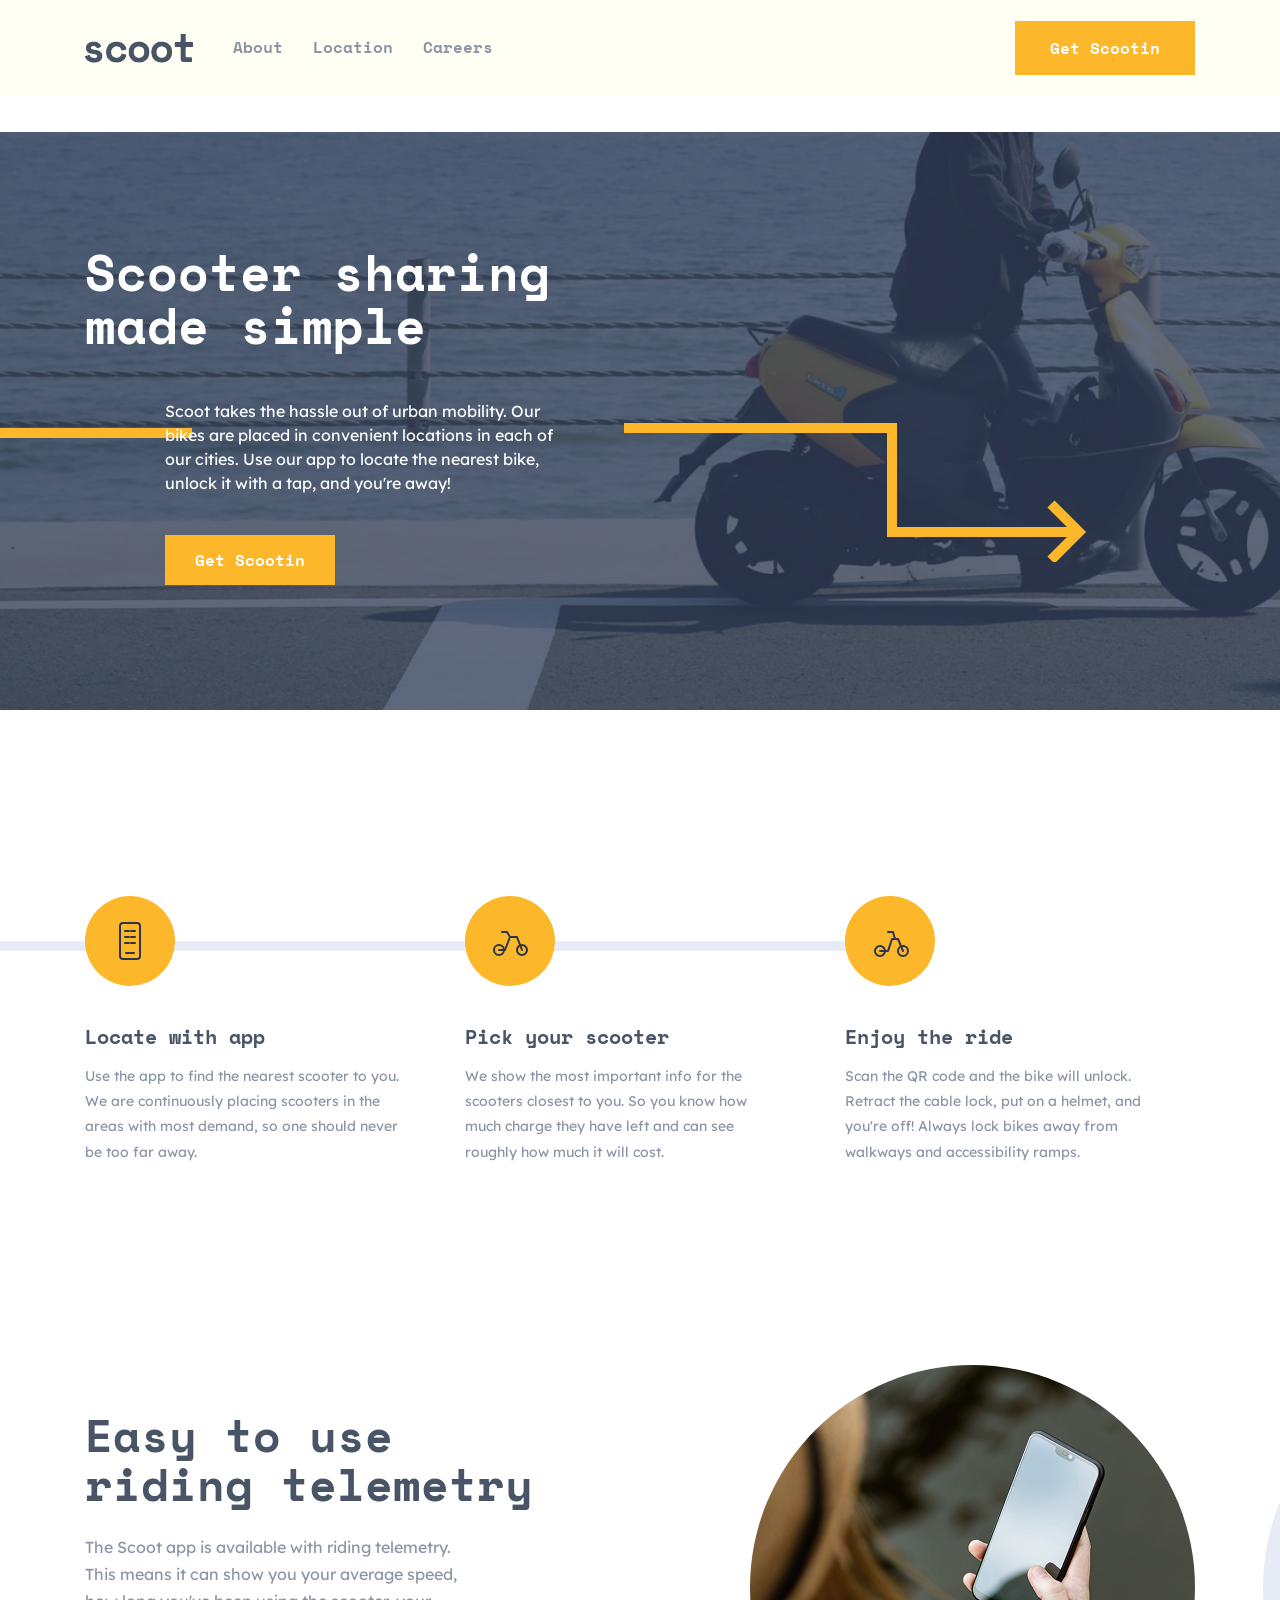
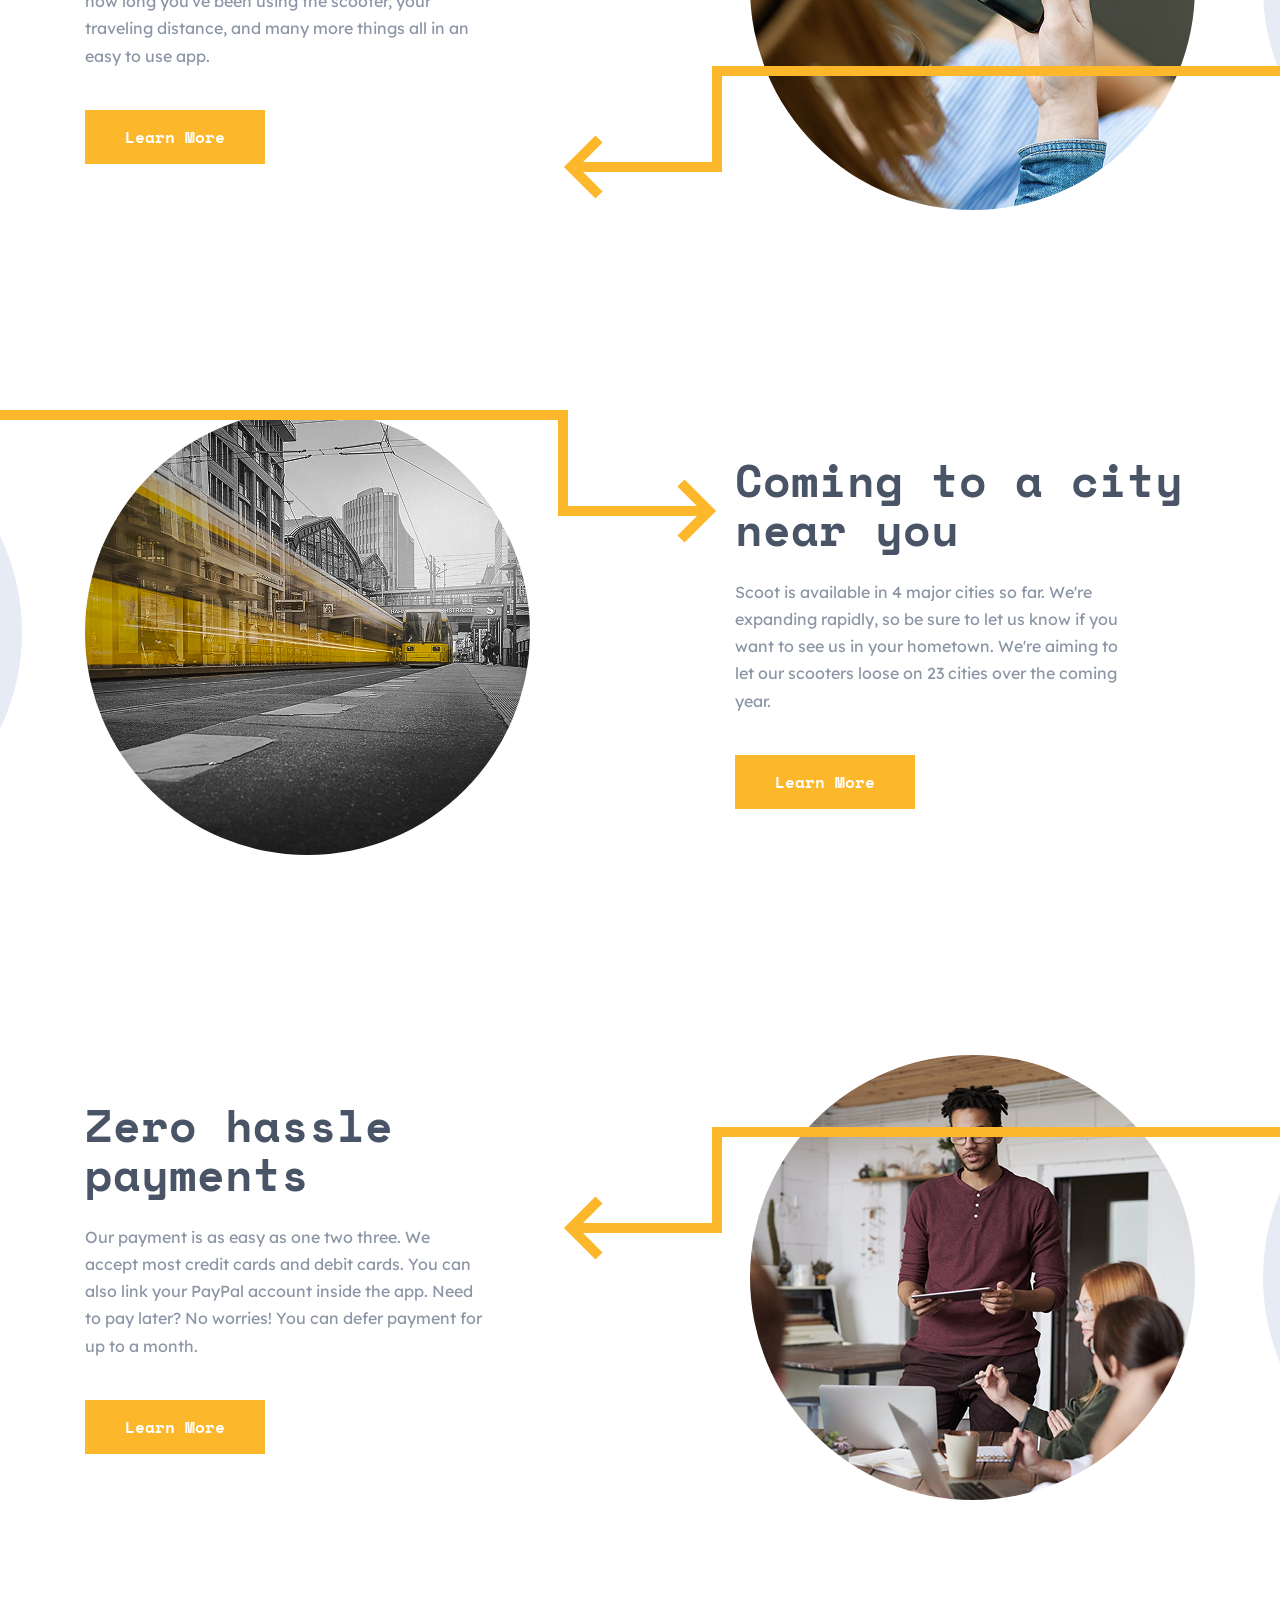
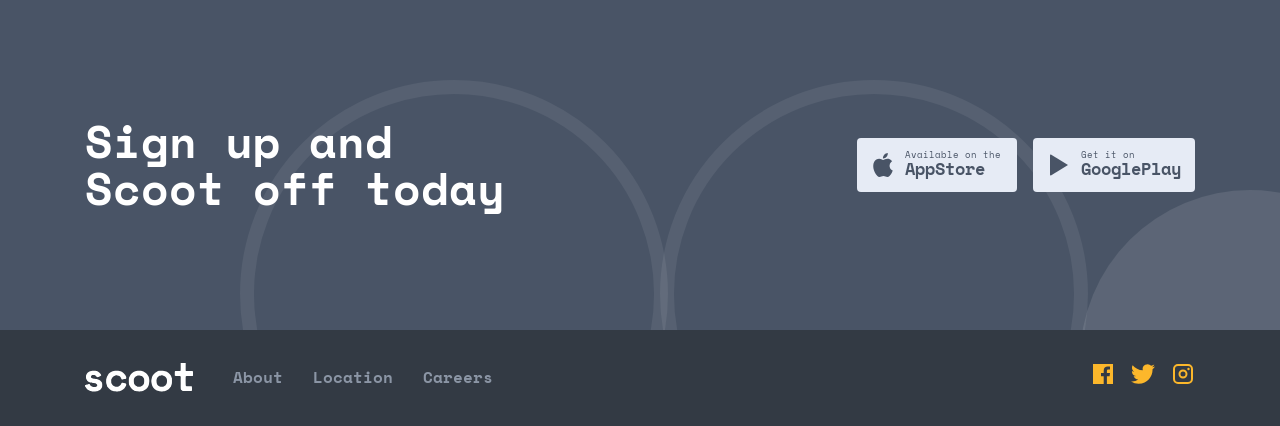
<file: index.html>
<!DOCTYPE html>
<html lang="en">

<head>
  <meta charset="UTF-8">
  <meta name="viewport" content="width=device-width, initial-scale=1">
  <title>Scoot – Scooter sharing made simple</title>
  <link rel="stylesheet" href="css/main.css">
</head>

<body>
  <header class="header">
    <div class="container header__inner"><input class="header__check" type="checkbox" id="nav-toggle"
        aria-label="Menu"><label class="header__toggle" for="nav-toggle"><span></span></label><a class="header__logo"
        href="index.html"><img src="img/logo.svg" alt="scoot" width="108" height="29"></a><label class="header__overlay"
        for="nav-toggle"></label>
      <div class="header__panel">
        <nav class="header__nav"><a href="about.html">About</a><a href="locations.html">Location</a><a
            href="careers.html">Careers</a></nav><a class="btn header__btn" href="#signup">Get Scootin</a>
      </div>
    </div>
  </header>
  <section class="hero">
    <div class="container hero__inner">
      <h1 class="hero__title">Scooter sharing made simple</h1>
      <p class="hero__text">Scoot takes the hassle out of urban mobility. Our bikes are placed in convenient locations
        in each of our cities. Use our app to locate the nearest bike, unlock it with a tap, and you're away!</p><a
        class="btn hero__btn" href="#signup">Get Scootin</a>
    </div>
  </section>
  <section class="steps">
    <div class="container steps__grid">
      <div class="steps__item">
        <div class="steps__icon"><svg viewBox="0 0 48 48">
            <rect x="14" y="6" width="20" height="36" rx="3" />
            <path d="M19 14h4M19 20h4M19 26h4M25 14h4M25 20h4M25 26h4M20 36h8" /></svg></div>
        <h3>Locate with app</h3>
        <p>Use the app to find the nearest scooter to you. We are continuously placing scooters in the areas with most
          demand, so one should never be too far away.</p>
      </div>
      <div class="steps__item">
        <div class="steps__icon"><svg viewBox="0 0 48 48">
            <path d="M8 33a5 5 0 1 0 10 0a5 5 0 1 0 -10 0" />
            <path d="M31 33a5 5 0 1 0 10 0a5 5 0 1 0 -10 0" />
            <path d="M13 33h6l5-13h7M31 20l5 13M24 20l-3-5h-5" /></svg></div>
        <h3>Pick your scooter</h3>
        <p>We show the most important info for the scooters closest to you. So you know how much charge they have left
          and can see roughly how much it will cost.</p>
      </div>
      <div class="steps__item">
        <div class="steps__icon"><svg viewBox="0 0 48 48">
            <path d="M9 34a5 5 0 1 0 10 0a5 5 0 1 0 -10 0" />
            <path d="M32 34a5 5 0 1 0 10 0a5 5 0 1 0 -10 0" />
            <path d="M14 34h8l4-12h6l5 12M29 22l-2-7h-5" /></svg></div>
        <h3>Enjoy the ride</h3>
        <p>Scan the QR code and the bike will unlock. Retract the cable lock, put on a helmet, and you're off! Always
          lock bikes away from walkways and accessibility ramps.</p>
      </div>
    </div>
  </section>
  <section class="feature feature--low">
    <div class="container feature__inner">
      <div class="feature__text">
        <h2>Easy to use riding telemetry</h2>
        <p>The Scoot app is available with riding telemetry. This means it can show you your average speed, how long
          you've been using the scooter, your traveling distance, and many more things all in an easy to use app.</p><a
          class="btn" href="#">Learn More</a>
      </div>
      <div class="feature__media"><img src="img/about-intro-girl.png" alt="Person using the Scoot app"></div>
    </div>
  </section>
  <section class="feature feature--reverse feature--high">
    <div class="container feature__inner">
      <div class="feature__text">
        <h2>Coming to a city near you</h2>
        <p>Scoot is available in 4 major cities so far. We're expanding rapidly, so be sure to let us know if you want
          to see us in your hometown. We're aiming to let our scooters loose on 23 cities over the coming year.</p><a
          class="btn" href="#">Learn More</a>
      </div>
      <div class="feature__media"><img src="img/about-intro-road.png" alt="City street"></div>
    </div>
  </section>
  <section class="feature feature--mid">
    <div class="container feature__inner">
      <div class="feature__text">
        <h2>Zero hassle payments</h2>
        <p>Our payment is as easy as one two three. We accept most credit cards and debit cards. You can also link your
          PayPal account inside the app. Need to pay later? No worries! You can defer payment for up to a month.</p><a
          class="btn" href="#">Learn More</a>
      </div>
      <div class="feature__media"><img src="img/careers-intro-people.png" alt="Paying in the app"></div>
    </div>
  </section>
  <section class="cta" id="signup">
    <div class="container cta__inner">
      <h2 class="cta__title">Sign up and <br>Scoot off today</h2>
      <div class="cta__stores"><a class="store" href="#"><svg viewBox="0 0 24 24">
            <path
              d="M12.152 6.896c-.948 0-2.415-1.078-3.96-1.04-2.04.027-3.91 1.183-4.961 3.014-2.117 3.675-.546 9.103 1.519 12.09 1.013 1.454 2.208 3.09 3.792 3.039 1.52-.065 2.09-.987 3.935-.987 1.831 0 2.35.987 3.96.948 1.637-.026 2.676-1.48 3.676-2.948 1.156-1.688 1.636-3.325 1.662-3.415-.039-.013-3.182-1.221-3.22-4.857-.026-3.04 2.48-4.494 2.597-4.559-1.429-2.09-3.623-2.324-4.39-2.376-2-.156-3.675 1.09-4.61 1.09zM15.53 3.83c.843-1.012 1.4-2.427 1.245-3.83-1.207.052-2.662.805-3.532 1.818-.78.896-1.454 2.338-1.273 3.714 1.338.104 2.715-.688 3.559-1.701" />
          </svg><span><small>Available on the</small><strong>AppStore</strong></span></a><a class="store" href="#"><svg
            viewBox="0 0 24 24">
            <path d="M3 2.2v19.6c0 .5.5.8.9.6L21 12 3.9 1.6c-.4-.2-.9.1-.9.6z" /></svg><span><small>Get it
              on</small><strong>GooglePlay</strong></span></a></div>
    </div>
  </section>
  <footer class="footer">
    <div class="container footer__inner"><a class="footer__logo" href="index.html"><img src="img/logo-white.svg"
          alt="scoot" width="108" height="29"></a>
      <nav class="footer__nav"><a href="about.html">About</a><a href="locations.html">Location</a><a
          href="careers.html">Careers</a></nav>
      <div class="footer__social"><a href="#" aria-label="Facebook"><svg viewBox="0 0 24 24">
            <path
              d="M22 2H2v20h10.7v-7.8H10V11h2.7V8.7c0-2.7 1.6-4.1 4-4.1 1.1 0 2.1.1 2.3.1v2.7h-1.6c-1.3 0-1.5.6-1.5 1.5V11h3.1l-.4 3.2h-2.7V22H22z" />
          </svg></a><a href="#" aria-label="Twitter"><svg viewBox="0 0 24 24">
            <path
              d="M23.953 4.57a10 10 0 01-2.825.775 4.958 4.958 0 002.163-2.723c-.951.555-2.005.959-3.127 1.184a4.92 4.92 0 00-8.384 4.482C7.69 8.095 4.067 6.13 1.64 3.162a4.822 4.822 0 00-.666 2.475c0 1.71.87 3.213 2.188 4.096a4.904 4.904 0 01-2.228-.616v.06a4.923 4.923 0 003.946 4.827 4.996 4.996 0 01-2.212.085 4.936 4.936 0 004.604 3.417 9.867 9.867 0 01-6.102 2.105c-.39 0-.779-.023-1.17-.067a13.995 13.995 0 007.557 2.209c9.053 0 13.998-7.496 13.998-13.985 0-.21 0-.42-.015-.63A9.935 9.935 0 0024 4.59z" />
          </svg></a><a href="#" aria-label="Instagram"><svg viewBox="0 0 24 24">
            <path fill-rule="evenodd"
              d="M7 2h10a5 5 0 015 5v10a5 5 0 01-5 5H7a5 5 0 01-5-5V7a5 5 0 015-5zm0 2a3 3 0 00-3 3v10a3 3 0 003 3h10a3 3 0 003-3V7a3 3 0 00-3-3zm5 3.5a4.5 4.5 0 110 9 4.5 4.5 0 010-9zm0 2a2.5 2.5 0 100 5 2.5 2.5 0 000-5zM17.5 5.8a1.2 1.2 0 110 2.4 1.2 1.2 0 010-2.4z" />
          </svg></a></div>
    </div>
  </footer>
</body>

</html>
</file>
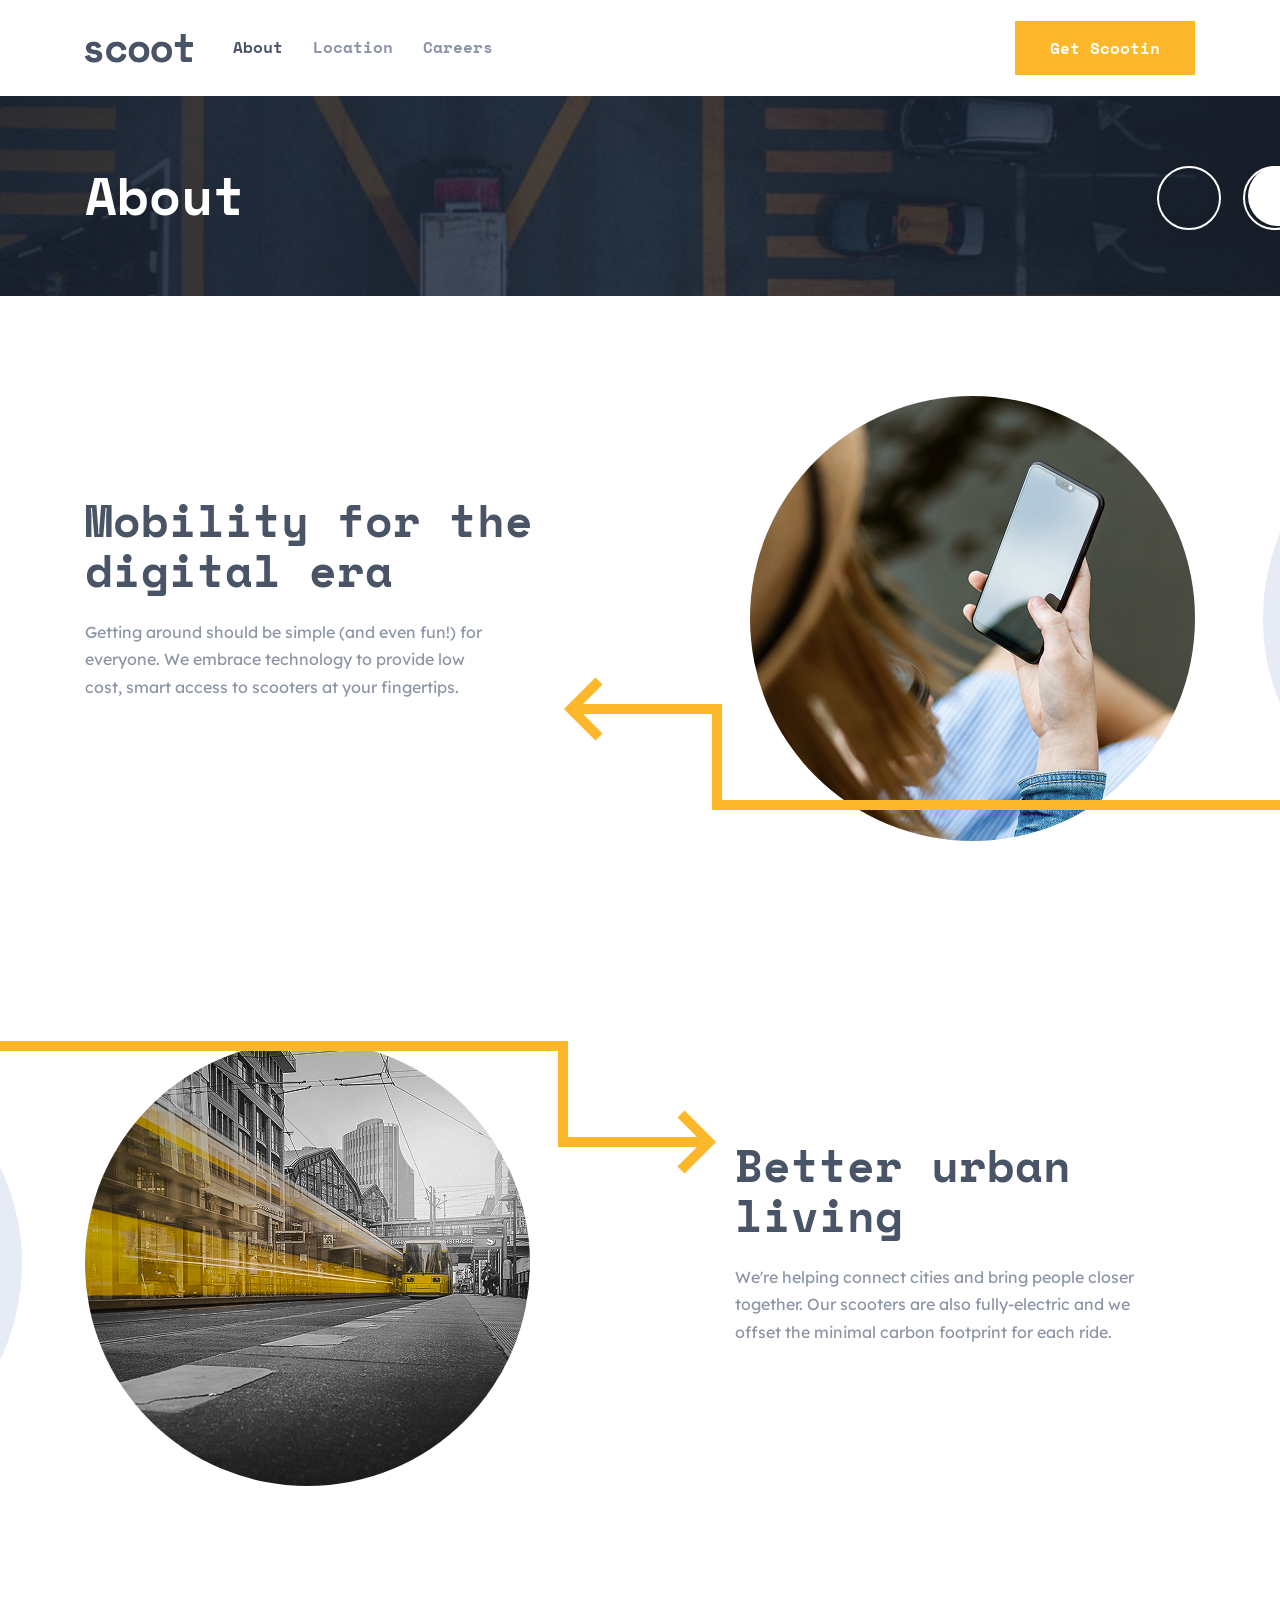
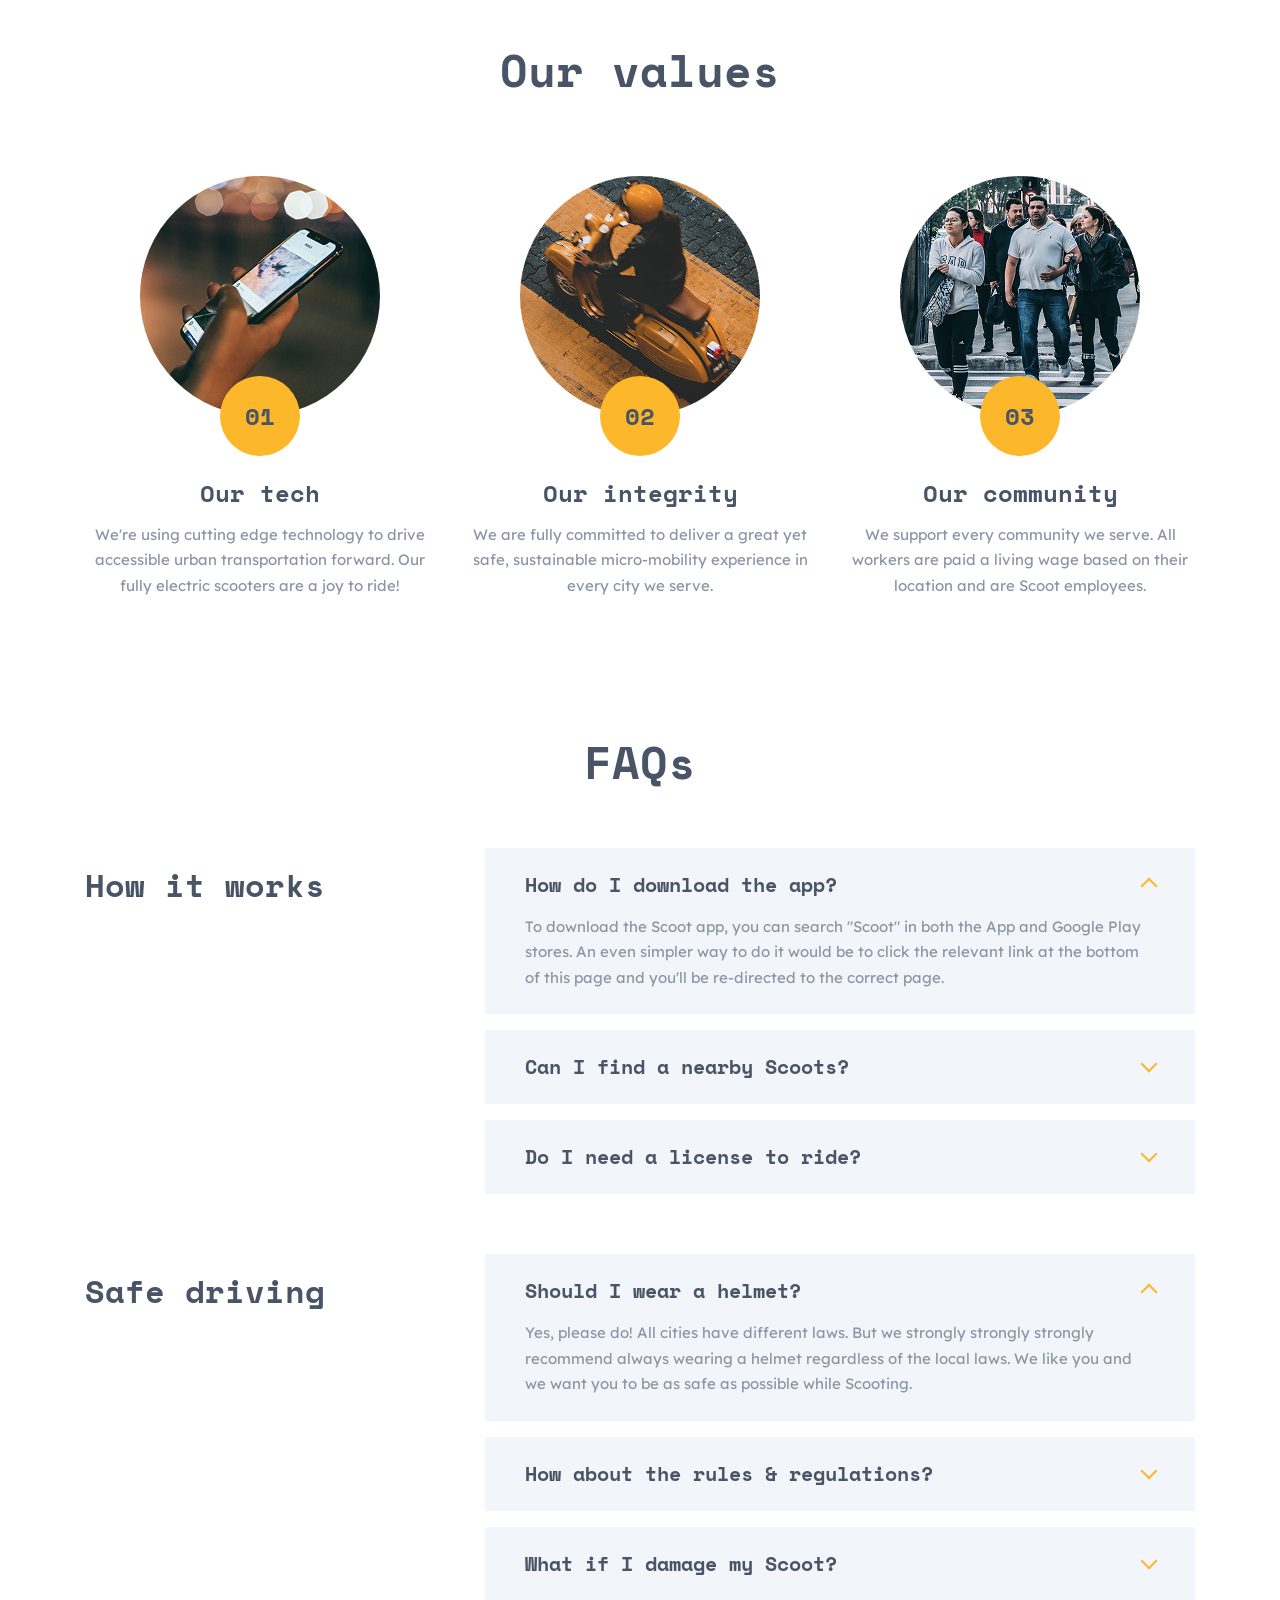
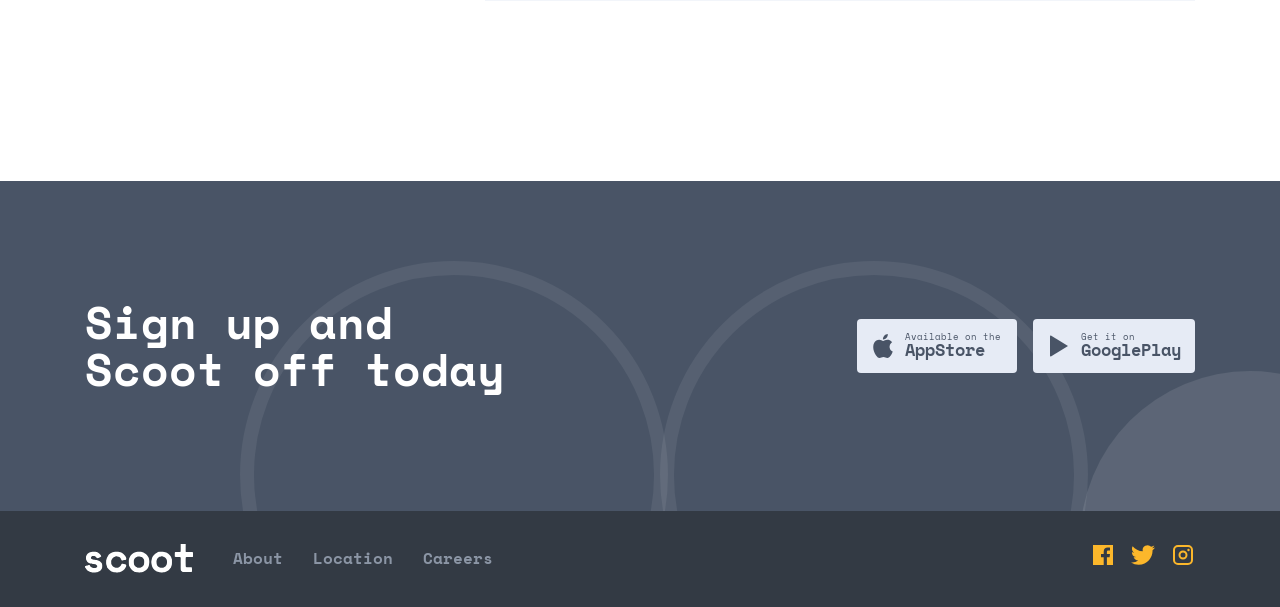
<file: about.html>
<!DOCTYPE html>
<html lang="en">

<head>
  <meta charset="UTF-8">
  <meta name="viewport" content="width=device-width, initial-scale=1">
  <title>Scoot – About</title>
  <link rel="stylesheet" href="css/about-main.css">
</head>

<body>
  <header class="header">
    <div class="container header__inner"><input class="header__check" type="checkbox" id="nav-toggle"
        aria-label="Menu"><label class="header__toggle" for="nav-toggle"><span></span></label><a class="header__logo"
        href="index.html"><img src="img/logo.svg" alt="scoot" width="108" height="29"></a><label class="header__overlay"
        for="nav-toggle"></label>
      <div class="header__panel">
        <nav class="header__nav"><a href="about.html" class="is-active">About</a><a href="locations.html">Location</a><a
            href="careers.html">Careers</a></nav><a class="btn header__btn" href="#signup">Get Scootin</a>
      </div>
    </div>
  </header>
  <section class="banner">
    <div class="container banner__inner">
      <h1 class="banner__title">About</h1>
    </div>
  </section>
  <section class="feature feature--low-up">
    <div class="container feature__inner">
      <div class="feature__text">
        <h2>Mobility for the digital era</h2>
        <p>Getting around should be simple (and even fun!) for everyone. We embrace technology to provide low cost,
          smart access to scooters at your fingertips.</p>
      </div>
      <div class="feature__media"><img src="img/about-intro-girl.png" alt="Person holding a phone"></div>
    </div>
  </section>
  <section class="feature feature--reverse feature--high">
    <div class="container feature__inner">
      <div class="feature__text">
        <h2>Better urban living</h2>
        <p>We're helping connect cities and bring people closer together. Our scooters are also fully-electric and we
          offset the minimal carbon footprint for each ride.</p>
      </div>
      <div class="feature__media"><img src="img/about-intro-road.png" alt="Yellow tram on a city street"></div>
    </div>
  </section>
  <section class="values">
    <div class="container">
      <h2 class="values__title">Our values</h2>
      <div class="values__grid">
        <div class="values__item">
          <div class="values__img"><img src="img/careers-works-phone.png" alt=""><span class="values__num">01</span>
          </div>
          <h3 class="values__name">Our tech</h3>
          <p class="values__text">We're using cutting edge technology to drive accessible urban transportation forward.
            Our fully electric scooters are a joy to ride!</p>
        </div>
        <div class="values__item">
          <div class="values__img"><img src="img/careers-works-scooter.png" alt=""><span class="values__num">02</span>
          </div>
          <h3 class="values__name">Our integrity</h3>
          <p class="values__text">We are fully committed to deliver a great yet safe, sustainable micro-mobility
            experience in every city we serve.</p>
        </div>
        <div class="values__item">
          <div class="values__img"><img src="img/careers-works-people.png" alt=""><span class="values__num">03</span>
          </div>
          <h3 class="values__name">Our community</h3>
          <p class="values__text">We support every community we serve. All workers are paid a living wage based on their
            location and are Scoot employees.</p>
        </div>
      </div>
    </div>
  </section>
  <section class="faq">
    <div class="container">
      <h2 class="faq__title">FAQs</h2>
      <div class="faq__group">
        <h3 class="faq__group-title">How it works</h3>
        <div class="faq__list">
          <div class="faq-item is-open">
            <h4 class="faq-item__q">How do I download the app?</h4>
            <p>To download the Scoot app, you can search "Scoot" in both the App and Google Play stores. An even simpler
              way to do it would be to click the relevant link at the bottom of this page and you'll be re-directed to
              the correct page.</p>
          </div>
          <div class="faq-item">
            <h4 class="faq-item__q">Can I find a nearby Scoots?</h4>
          </div>
          <div class="faq-item">
            <h4 class="faq-item__q">Do I need a license to ride?</h4>
          </div>
        </div>
      </div>
      <div class="faq__group">
        <h3 class="faq__group-title">Safe driving</h3>
        <div class="faq__list">
          <div class="faq-item is-open">
            <h4 class="faq-item__q">Should I wear a helmet?</h4>
            <p>Yes, please do! All cities have different laws. But we strongly strongly strongly recommend always
              wearing a helmet regardless of the local laws. We like you and we want you to be as safe as possible while
              Scooting.</p>
          </div>
          <div class="faq-item">
            <h4 class="faq-item__q">How about the rules &amp; regulations?</h4>
          </div>
          <div class="faq-item">
            <h4 class="faq-item__q">What if I damage my Scoot?</h4>
          </div>
        </div>
      </div>
    </div>
  </section>
  <section class="cta" id="signup">
    <div class="container cta__inner">
      <h2 class="cta__title">Sign up and <br>Scoot off today</h2>
      <div class="cta__stores"><a class="store" href="#"><svg viewBox="0 0 24 24">
            <path
              d="M12.152 6.896c-.948 0-2.415-1.078-3.96-1.04-2.04.027-3.91 1.183-4.961 3.014-2.117 3.675-.546 9.103 1.519 12.09 1.013 1.454 2.208 3.09 3.792 3.039 1.52-.065 2.09-.987 3.935-.987 1.831 0 2.35.987 3.96.948 1.637-.026 2.676-1.48 3.676-2.948 1.156-1.688 1.636-3.325 1.662-3.415-.039-.013-3.182-1.221-3.22-4.857-.026-3.04 2.48-4.494 2.597-4.559-1.429-2.09-3.623-2.324-4.39-2.376-2-.156-3.675 1.09-4.61 1.09zM15.53 3.83c.843-1.012 1.4-2.427 1.245-3.83-1.207.052-2.662.805-3.532 1.818-.78.896-1.454 2.338-1.273 3.714 1.338.104 2.715-.688 3.559-1.701" />
          </svg><span><small>Available on the</small><strong>AppStore</strong></span></a><a class="store" href="#"><svg
            viewBox="0 0 24 24">
            <path d="M3 2.2v19.6c0 .5.5.8.9.6L21 12 3.9 1.6c-.4-.2-.9.1-.9.6z" /></svg><span><small>Get it
              on</small><strong>GooglePlay</strong></span></a></div>
    </div>
  </section>
  <footer class="footer">
    <div class="container footer__inner"><a class="footer__logo" href="index.html"><img src="img/logo-white.svg"
          alt="scoot" width="108" height="29"></a>
      <nav class="footer__nav"><a href="about.html">About</a><a href="locations.html">Location</a><a
          href="careers.html">Careers</a></nav>
      <div class="footer__social"><a href="#" aria-label="Facebook"><svg viewBox="0 0 24 24">
            <path
              d="M22 2H2v20h10.7v-7.8H10V11h2.7V8.7c0-2.7 1.6-4.1 4-4.1 1.1 0 2.1.1 2.3.1v2.7h-1.6c-1.3 0-1.5.6-1.5 1.5V11h3.1l-.4 3.2h-2.7V22H22z" />
          </svg></a><a href="#" aria-label="Twitter"><svg viewBox="0 0 24 24">
            <path
              d="M23.953 4.57a10 10 0 01-2.825.775 4.958 4.958 0 002.163-2.723c-.951.555-2.005.959-3.127 1.184a4.92 4.92 0 00-8.384 4.482C7.69 8.095 4.067 6.13 1.64 3.162a4.822 4.822 0 00-.666 2.475c0 1.71.87 3.213 2.188 4.096a4.904 4.904 0 01-2.228-.616v.06a4.923 4.923 0 003.946 4.827 4.996 4.996 0 01-2.212.085 4.936 4.936 0 004.604 3.417 9.867 9.867 0 01-6.102 2.105c-.39 0-.779-.023-1.17-.067a13.995 13.995 0 007.557 2.209c9.053 0 13.998-7.496 13.998-13.985 0-.21 0-.42-.015-.63A9.935 9.935 0 0024 4.59z" />
          </svg></a><a href="#" aria-label="Instagram"><svg viewBox="0 0 24 24">
            <path fill-rule="evenodd"
              d="M7 2h10a5 5 0 015 5v10a5 5 0 01-5 5H7a5 5 0 01-5-5V7a5 5 0 015-5zm0 2a3 3 0 00-3 3v10a3 3 0 003 3h10a3 3 0 003-3V7a3 3 0 00-3-3zm5 3.5a4.5 4.5 0 110 9 4.5 4.5 0 010-9zm0 2a2.5 2.5 0 100 5 2.5 2.5 0 000-5zM17.5 5.8a1.2 1.2 0 110 2.4 1.2 1.2 0 010-2.4z" />
          </svg></a></div>
    </div>
  </footer>
</body>

</html>
</file>
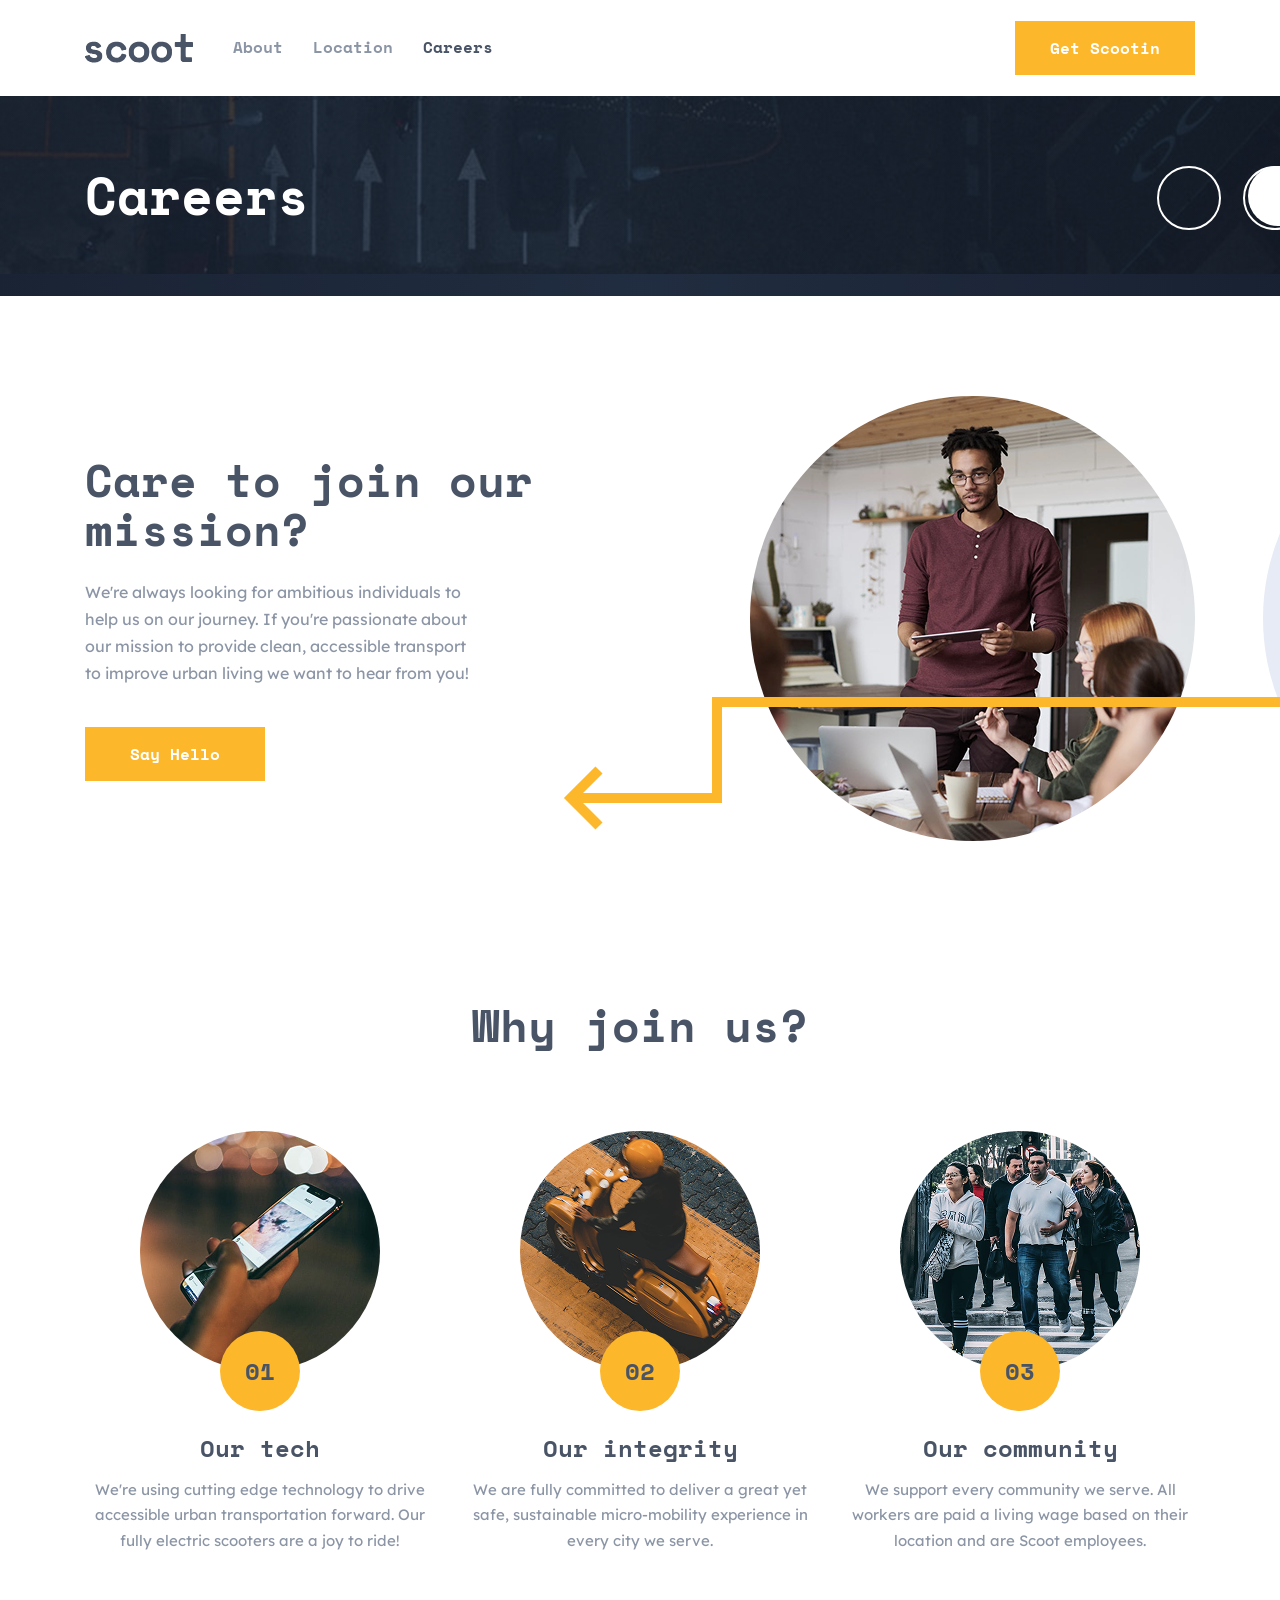
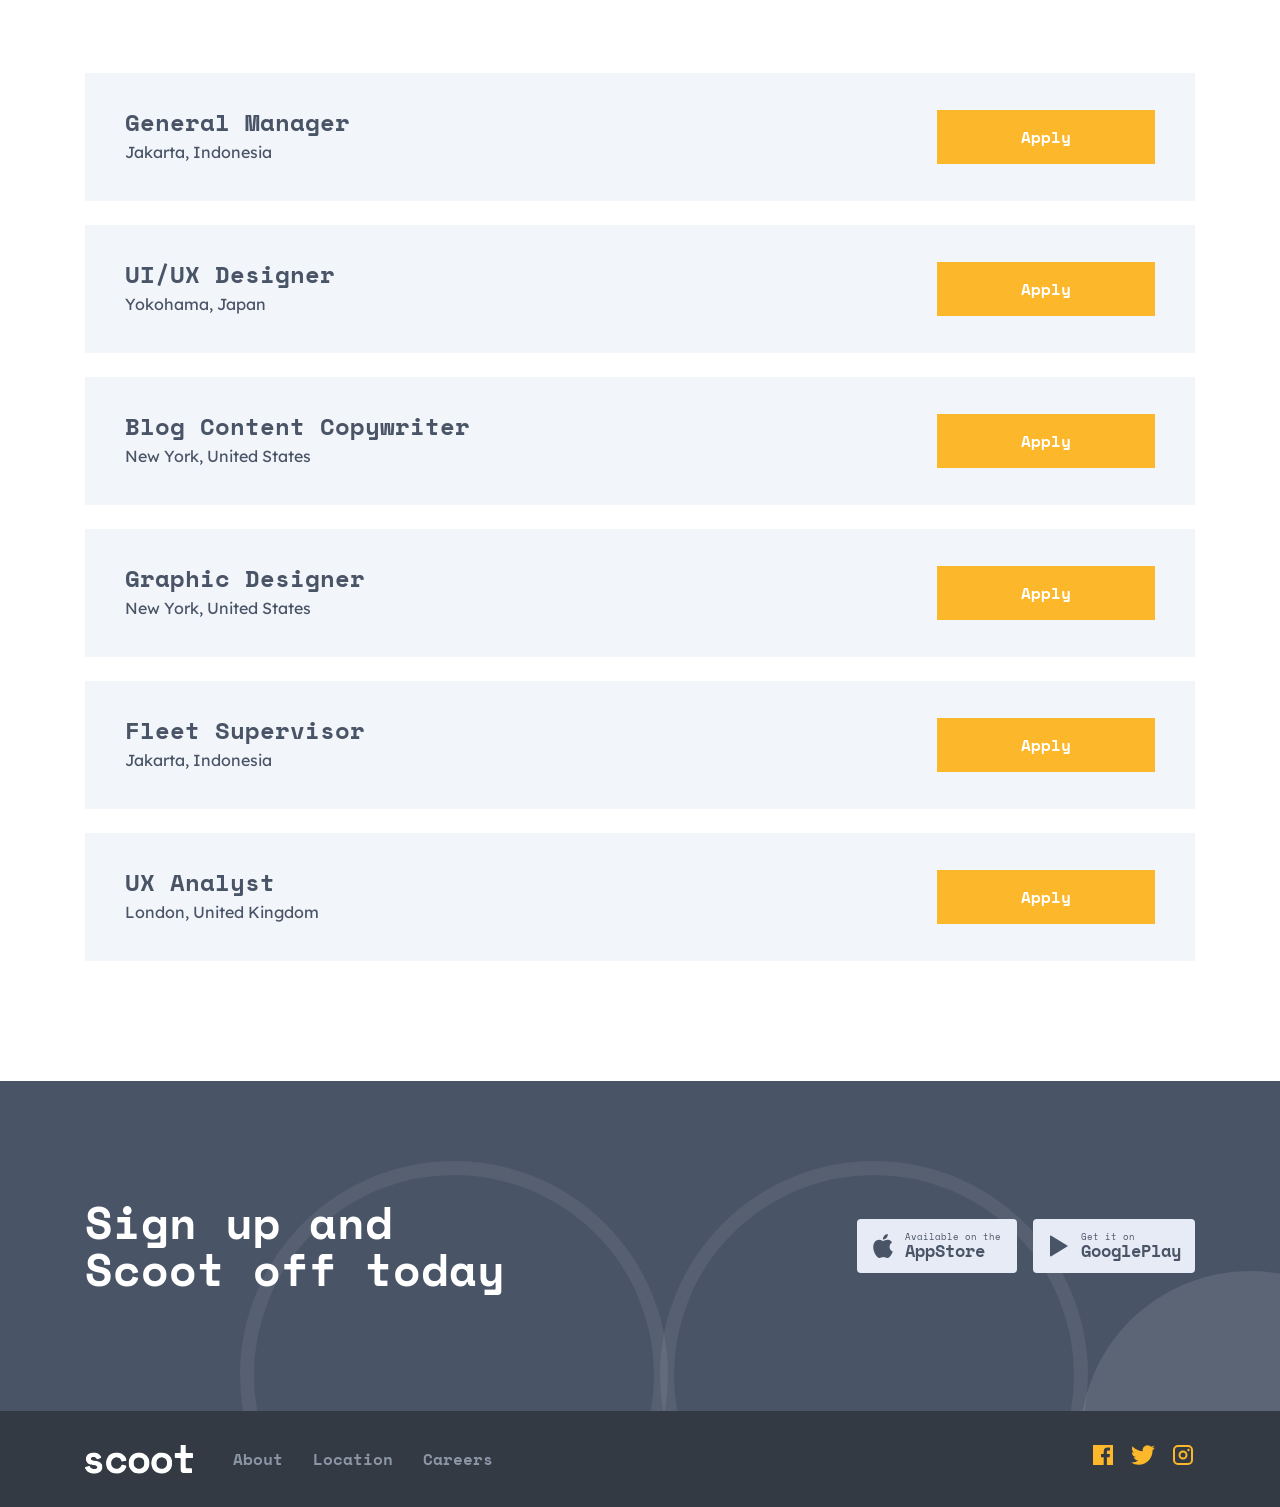
<file: careers.html>
<!DOCTYPE html>
<html lang="en">

<head>
  <meta charset="UTF-8">
  <meta name="viewport" content="width=device-width, initial-scale=1">
  <title>Scoot – Careers</title>
  <link rel="stylesheet" href="css/careers-main.css">
</head>

<body>
  <header class="header">
    <div class="container header__inner"><input class="header__check" type="checkbox" id="nav-toggle"
        aria-label="Menu"><label class="header__toggle" for="nav-toggle"><span></span></label><a class="header__logo"
        href="index.html"><img src="img/logo.svg" alt="scoot" width="108" height="29"></a><label class="header__overlay"
        for="nav-toggle"></label>
      <div class="header__panel">
        <nav class="header__nav"><a href="about.html">About</a><a href="locations.html">Location</a><a
            href="careers.html" class="is-active">Careers</a></nav><a class="btn header__btn" href="#signup">Get
          Scootin</a>
      </div>
    </div>
  </header>
  <section class="banner">
    <div class="container banner__inner">
      <h1 class="banner__title">Careers</h1>
    </div>
  </section>
  <section class="feature feature--low">
    <div class="container feature__inner">
      <div class="feature__text">
        <h2>Care to join our mission?</h2>
        <p>We're always looking for ambitious individuals to help us on our journey. If you're passionate about our
          mission to provide clean, accessible transport to improve urban living we want to hear from you!</p><a
          class="btn" href="#">Say Hello</a>
      </div>
      <div class="feature__media"><img src="img/careers-intro-people.png" alt="Team meeting"></div>
    </div>
  </section>
  <section class="values">
    <div class="container">
      <h2 class="values__title">Why join us?</h2>
      <div class="values__grid">
        <div class="values__item">
          <div class="values__img"><img src="img/careers-works-phone.png" alt=""><span class="values__num">01</span>
          </div>
          <h3 class="values__name">Our tech</h3>
          <p class="values__text">We're using cutting edge technology to drive accessible urban transportation forward.
            Our fully electric scooters are a joy to ride!</p>
        </div>
        <div class="values__item">
          <div class="values__img"><img src="img/careers-works-scooter.png" alt=""><span class="values__num">02</span>
          </div>
          <h3 class="values__name">Our integrity</h3>
          <p class="values__text">We are fully committed to deliver a great yet safe, sustainable micro-mobility
            experience in every city we serve.</p>
        </div>
        <div class="values__item">
          <div class="values__img"><img src="img/careers-works-people.png" alt=""><span class="values__num">03</span>
          </div>
          <h3 class="values__name">Our community</h3>
          <p class="values__text">We support every community we serve. All workers are paid a living wage based on their
            location and are Scoot employees.</p>
        </div>
      </div>
    </div>
  </section>
  <section class="works">
    <div class="container">
      <div class="works__list">
        <div class="job">
          <div>
            <h3>General Manager</h3>
            <p>Jakarta, Indonesia</p>
          </div><a class="btn" href="#">Apply</a>
        </div>
        <div class="job">
          <div>
            <h3>UI/UX Designer</h3>
            <p>Yokohama, Japan</p>
          </div><a class="btn" href="#">Apply</a>
        </div>
        <div class="job">
          <div>
            <h3>Blog Content Copywriter</h3>
            <p>New York, United States</p>
          </div><a class="btn" href="#">Apply</a>
        </div>
        <div class="job">
          <div>
            <h3>Graphic Designer</h3>
            <p>New York, United States</p>
          </div><a class="btn" href="#">Apply</a>
        </div>
        <div class="job">
          <div>
            <h3>Fleet Supervisor</h3>
            <p>Jakarta, Indonesia</p>
          </div><a class="btn" href="#">Apply</a>
        </div>
        <div class="job">
          <div>
            <h3>UX Analyst</h3>
            <p>London, United Kingdom</p>
          </div><a class="btn" href="#">Apply</a>
        </div>
      </div>
    </div>
  </section>
  <section class="cta" id="signup">
    <div class="container cta__inner">
      <h2 class="cta__title">Sign up and <br>Scoot off today</h2>
      <div class="cta__stores"><a class="store" href="#"><svg viewBox="0 0 24 24">
            <path
              d="M12.152 6.896c-.948 0-2.415-1.078-3.96-1.04-2.04.027-3.91 1.183-4.961 3.014-2.117 3.675-.546 9.103 1.519 12.09 1.013 1.454 2.208 3.09 3.792 3.039 1.52-.065 2.09-.987 3.935-.987 1.831 0 2.35.987 3.96.948 1.637-.026 2.676-1.48 3.676-2.948 1.156-1.688 1.636-3.325 1.662-3.415-.039-.013-3.182-1.221-3.22-4.857-.026-3.04 2.48-4.494 2.597-4.559-1.429-2.09-3.623-2.324-4.39-2.376-2-.156-3.675 1.09-4.61 1.09zM15.53 3.83c.843-1.012 1.4-2.427 1.245-3.83-1.207.052-2.662.805-3.532 1.818-.78.896-1.454 2.338-1.273 3.714 1.338.104 2.715-.688 3.559-1.701" />
            </svg><span><small>Available on the</small><strong>AppStore</strong></span></a><a class="store"
          href="#"><svg viewBox="0 0 24 24">
            <path d="M3 2.2v19.6c0 .5.5.8.9.6L21 12 3.9 1.6c-.4-.2-.9.1-.9.6z" /></svg><span><small>Get it
              on</small><strong>GooglePlay</strong></span></a></div>
    </div>
  </section>
  <footer class="footer">
    <div class="container footer__inner"><a class="footer__logo" href="index.html"><img src="img/logo-white.svg"
          alt="scoot" width="108" height="29"></a>
      <nav class="footer__nav"><a href="about.html">About</a><a href="locations.html">Location</a><a
          href="careers.html">Careers</a></nav>
      <div class="footer__social"><a href="#" aria-label="Facebook"><svg viewBox="0 0 24 24">
            <path
              d="M22 2H2v20h10.7v-7.8H10V11h2.7V8.7c0-2.7 1.6-4.1 4-4.1 1.1 0 2.1.1 2.3.1v2.7h-1.6c-1.3 0-1.5.6-1.5 1.5V11h3.1l-.4 3.2h-2.7V22H22z" />
            </svg></a><a href="#" aria-label="Twitter"><svg viewBox="0 0 24 24">
            <path
              d="M23.953 4.57a10 10 0 01-2.825.775 4.958 4.958 0 002.163-2.723c-.951.555-2.005.959-3.127 1.184a4.92 4.92 0 00-8.384 4.482C7.69 8.095 4.067 6.13 1.64 3.162a4.822 4.822 0 00-.666 2.475c0 1.71.87 3.213 2.188 4.096a4.904 4.904 0 01-2.228-.616v.06a4.923 4.923 0 003.946 4.827 4.996 4.996 0 01-2.212.085 4.936 4.936 0 004.604 3.417 9.867 9.867 0 01-6.102 2.105c-.39 0-.779-.023-1.17-.067a13.995 13.995 0 007.557 2.209c9.053 0 13.998-7.496 13.998-13.985 0-.21 0-.42-.015-.63A9.935 9.935 0 0024 4.59z" />
            </svg></a><a href="#" aria-label="Instagram"><svg viewBox="0 0 24 24">
            <path fill-rule="evenodd"
              d="M7 2h10a5 5 0 015 5v10a5 5 0 01-5 5H7a5 5 0 01-5-5V7a5 5 0 015-5zm0 2a3 3 0 00-3 3v10a3 3 0 003 3h10a3 3 0 003-3V7a3 3 0 00-3-3zm5 3.5a4.5 4.5 0 110 9 4.5 4.5 0 010-9zm0 2a2.5 2.5 0 100 5 2.5 2.5 0 000-5zM17.5 5.8a1.2 1.2 0 110 2.4 1.2 1.2 0 010-2.4z" />
            </svg></a></div>
    </div>
  </footer>
</body>

</html>
</file>
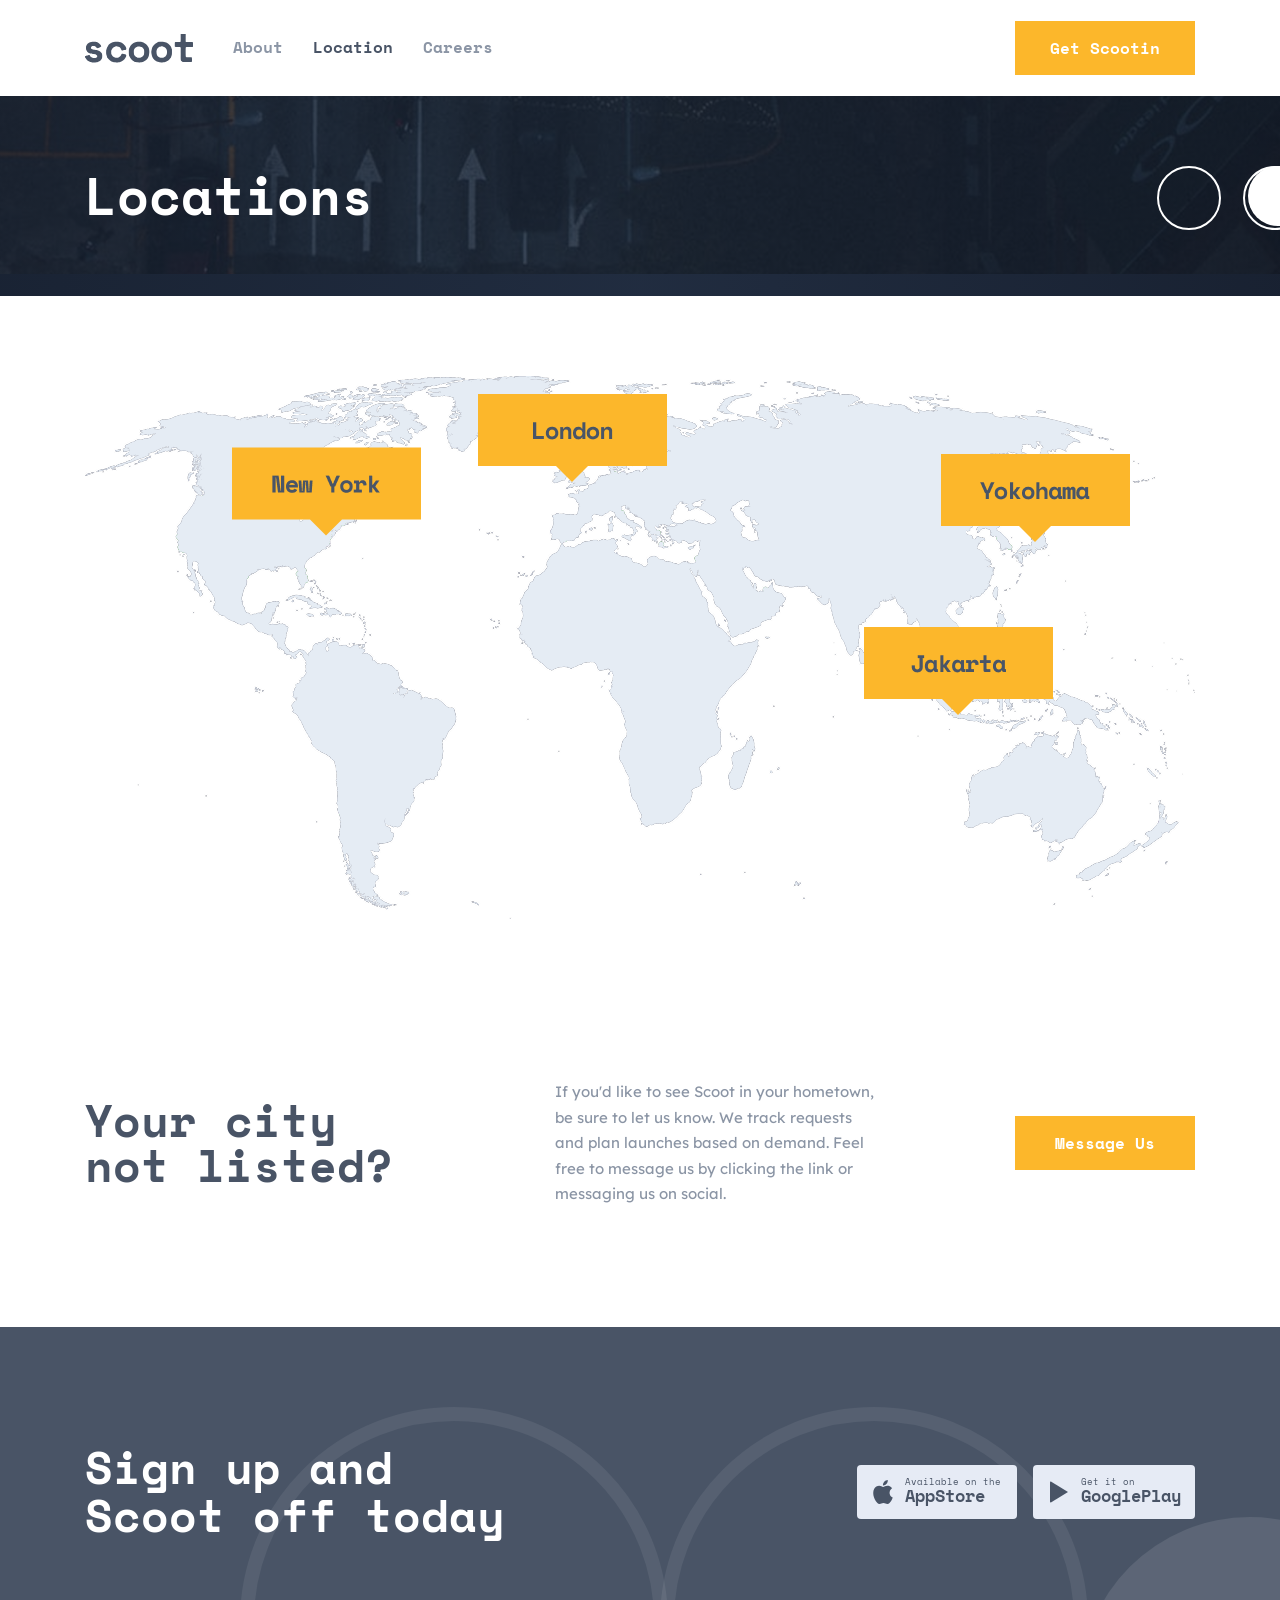
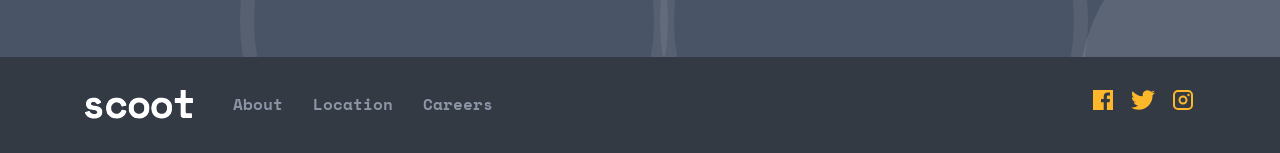
<file: locations.html>
<!DOCTYPE html>
<html lang="en">

<head>
  <meta charset="UTF-8">
  <meta name="viewport" content="width=device-width, initial-scale=1">
  <title>Scoot – Locations</title>
  <link rel="stylesheet" href="css/locations-main.css">
</head>

<body>
  <header class="header">
    <div class="container header__inner"><input class="header__check" type="checkbox" id="nav-toggle"
        aria-label="Menu"><label class="header__toggle" for="nav-toggle"><span></span></label><a class="header__logo"
        href="index.html"><img src="img/logo.svg" alt="scoot" width="108" height="29"></a><label class="header__overlay"
        for="nav-toggle"></label>
      <div class="header__panel">
        <nav class="header__nav"><a href="about.html">About</a><a href="locations.html" class="is-active">Location</a><a
            href="careers.html">Careers</a></nav><a class="btn header__btn" href="#signup">Get Scootin</a>
      </div>
    </div>
  </header>
  <section class="banner">
    <div class="container banner__inner">
      <h1 class="banner__title">Locations</h1>
    </div>
  </section>
  <section class="map">
    <div class="container">
      <div class="map__wrap"><img class="map__img" src="img/locations-intro-world-map.png"
          alt="World map with Scoot cities: New York, London, Yokohama and Jakarta"></div>
      <ul class="city-list">
        <li>New York</li>
        <li>London</li>
        <li>Jakarta</li>
        <li>Yokohama</li>
      </ul>
    </div>
  </section>
  <section>
    <div class="container city-cta">
      <h2>Your city not listed?</h2>
      <p>If you'd like to see Scoot in your hometown, be sure to let us know. We track requests and plan launches based
        on demand. Feel free to message us by clicking the link or messaging us on social.</p><a class="btn"
        href="#">Message Us</a>
    </div>
  </section>
  <section class="cta" id="signup">
    <div class="container cta__inner">
      <h2 class="cta__title">Sign up and <br>Scoot off today</h2>
      <div class="cta__stores"><a class="store" href="#"><svg viewBox="0 0 24 24">
            <path
              d="M12.152 6.896c-.948 0-2.415-1.078-3.96-1.04-2.04.027-3.91 1.183-4.961 3.014-2.117 3.675-.546 9.103 1.519 12.09 1.013 1.454 2.208 3.09 3.792 3.039 1.52-.065 2.09-.987 3.935-.987 1.831 0 2.35.987 3.96.948 1.637-.026 2.676-1.48 3.676-2.948 1.156-1.688 1.636-3.325 1.662-3.415-.039-.013-3.182-1.221-3.22-4.857-.026-3.04 2.48-4.494 2.597-4.559-1.429-2.09-3.623-2.324-4.39-2.376-2-.156-3.675 1.09-4.61 1.09zM15.53 3.83c.843-1.012 1.4-2.427 1.245-3.83-1.207.052-2.662.805-3.532 1.818-.78.896-1.454 2.338-1.273 3.714 1.338.104 2.715-.688 3.559-1.701" />
            </svg><span><small>Available on the</small><strong>AppStore</strong></span></a><a class="store"
          href="#"><svg viewBox="0 0 24 24">
            <path d="M3 2.2v19.6c0 .5.5.8.9.6L21 12 3.9 1.6c-.4-.2-.9.1-.9.6z" /></svg><span><small>Get it
              on</small><strong>GooglePlay</strong></span></a></div>
    </div>
  </section>
  <footer class="footer">
    <div class="container footer__inner"><a class="footer__logo" href="index.html"><img src="img/logo-white.svg"
          alt="scoot" width="108" height="29"></a>
      <nav class="footer__nav"><a href="about.html">About</a><a href="locations.html">Location</a><a
          href="careers.html">Careers</a></nav>
      <div class="footer__social"><a href="#" aria-label="Facebook"><svg viewBox="0 0 24 24">
            <path
              d="M22 2H2v20h10.7v-7.8H10V11h2.7V8.7c0-2.7 1.6-4.1 4-4.1 1.1 0 2.1.1 2.3.1v2.7h-1.6c-1.3 0-1.5.6-1.5 1.5V11h3.1l-.4 3.2h-2.7V22H22z" />
            </svg></a><a href="#" aria-label="Twitter"><svg viewBox="0 0 24 24">
            <path
              d="M23.953 4.57a10 10 0 01-2.825.775 4.958 4.958 0 002.163-2.723c-.951.555-2.005.959-3.127 1.184a4.92 4.92 0 00-8.384 4.482C7.69 8.095 4.067 6.13 1.64 3.162a4.822 4.822 0 00-.666 2.475c0 1.71.87 3.213 2.188 4.096a4.904 4.904 0 01-2.228-.616v.06a4.923 4.923 0 003.946 4.827 4.996 4.996 0 01-2.212.085 4.936 4.936 0 004.604 3.417 9.867 9.867 0 01-6.102 2.105c-.39 0-.779-.023-1.17-.067a13.995 13.995 0 007.557 2.209c9.053 0 13.998-7.496 13.998-13.985 0-.21 0-.42-.015-.63A9.935 9.935 0 0024 4.59z" />
            </svg></a><a href="#" aria-label="Instagram"><svg viewBox="0 0 24 24">
            <path fill-rule="evenodd"
              d="M7 2h10a5 5 0 015 5v10a5 5 0 01-5 5H7a5 5 0 01-5-5V7a5 5 0 015-5zm0 2a3 3 0 00-3 3v10a3 3 0 003 3h10a3 3 0 003-3V7a3 3 0 00-3-3zm5 3.5a4.5 4.5 0 110 9 4.5 4.5 0 010-9zm0 2a2.5 2.5 0 100 5 2.5 2.5 0 000-5zM17.5 5.8a1.2 1.2 0 110 2.4 1.2 1.2 0 010-2.4z" />
            </svg></a></div>
    </div>
  </footer>
</body>

</html>
</file>
<file: css/main.css>
@import url("https://fonts.googleapis.com/css2?family=Lexend+Deca&family=Space+Mono:wght@400;700&display=swap");
* {
  box-sizing: border-box;
  margin: 0;
  padding: 0;
}

body {
  font-family: "Lexend Deca", sans-serif;
  font-size: 16px;
  line-height: 1.7;
  color: #495466;
  background-color: #fff;
  overflow-x: hidden;
}

img {
  display: block;
  max-width: 100%;
}

a {
  color: inherit;
  text-decoration: none;
}

ul {
  list-style: none;
}

h1,
h2,
h3,
h4 {
  font-family: "Space Mono", monospace;
  font-weight: 700;
  line-height: 1.1;
}

h2 {
  font-size: 45px;
}

p {
  color: #8b95a5;
}

.btn {
  display: inline-block;
  min-width: 180px;
  height: 54px;
  line-height: 50px;
  padding: 0 28px;
  text-align: center;
  font-family: "Space Mono", monospace;
  font-weight: 700;
  color: #fff;
  background-color: #fcb72b;
  border: 2px solid #fcb72b;
  transition: 0.2s;
}

.btn:hover {
  background-color: transparent;
  color: #fcb72b;
}

@media (max-width: 600px) {
  h2 {
    font-size: 30px;
  }
  .btn {
    min-width: 150px;
    height: 50px;
    line-height: 46px;
  }
}
.container {
  width: 100%;
  max-width: 1140px;
  margin: 0 auto;
  padding: 0 15px;
}

@media (max-width: 992px) {
  .container {
    padding: 0 30px;
  }
}
@media (max-width: 600px) {
  .container {
    padding: 0 15px;
  }
}
.header {
  top: 0%;
  height: 96px;
  background-color: #fff;
  position: fixed;
  width: 100%;
  z-index: 50;
  backdrop-filter: blur(10px);
  background-color: rgba(255, 255, 233, 0.5);
}

.header__inner {
  height: 100%;
  display: flex;
  align-items: center;
}

.header__logo img {
  width: 108px;
  height: auto;
}

.header__panel {
  flex: 1;
  display: flex;
  align-items: center;
}

.header__nav {
  display: flex;
  gap: 30px;
  margin-left: 40px;
  margin-right: auto;
}

.header__nav a {
  font-family: "Space Mono", monospace;
  font-weight: 700;
  color: #8b95a5;
  transition: 0.2s;
}

.header__nav a:hover,
.header__nav a.is-active {
  color: #495466;
}

.header__btn {
  min-width: 180px;
}

.header__check,
.header__toggle,
.header__overlay {
  display: none;
}

@media (max-width: 992px) {
  .header__nav {
    gap: 20px;
    margin-left: 24px;
  }
  .header__btn {
    min-width: 150px;
  }
}
@media (max-width: 600px) {
  .header {
    height: 64px;
  }
  .header__inner {
    position: relative;
    justify-content: center;
  }
  .header__logo img {
    width: 80px;
  }
  .header__check {
    display: block;
    position: absolute;
    opacity: 0;
  }
  .header__toggle {
    display: block;
    position: absolute;
    left: 15px;
    top: 16px;
    width: 32px;
    height: 32px;
    cursor: pointer;
    z-index: 60;
  }
  .header__toggle span {
    position: absolute;
    left: 6px;
    top: 14px;
    width: 20px;
    height: 3px;
    background-color: #fcb72b;
  }
  .header__toggle span::before,
  .header__toggle span::after {
    content: "";
    position: absolute;
    left: 0;
    width: 20px;
    height: 3px;
    background-color: #fcb72b;
  }
  .header__toggle span::before {
    top: -7px;
  }
  .header__toggle span::after {
    top: 7px;
  }
  .header__overlay {
    display: block;
    position: fixed;
    top: 0;
    left: 0;
    width: 100%;
    height: 100%;
    background-color: rgba(0, 0, 0, 0.65);
    opacity: 0;
    visibility: hidden;
    transition: 0.25s;
    z-index: 55;
  }
  .header__panel {
    position: fixed;
    top: 0;
    left: 0;
    bottom: 0;
    width: 250px;
    padding: 100px 30px 50px;
    flex: none;
    flex-direction: column;
    align-items: stretch;
    background-color: #333a44;
    transform: translateX(-100%);
    transition: 0.25s;
    z-index: 58;
  }
  .header__nav {
    flex-direction: column;
    gap: 22px;
    margin: 0;
  }
  .header__nav a {
    color: #fff;
  }
  .header__btn {
    display: block;
    margin-top: auto;
    min-width: 0;
  }
  .header__check:checked ~ .header__overlay {
    opacity: 1;
    visibility: visible;
  }
  .header__check:checked ~ .header__panel {
    transform: translateX(0);
  }
  .header__check:checked ~ .header__toggle span {
    background-color: transparent;
  }
  .header__check:checked ~ .header__toggle span::before {
    top: 0;
    transform: rotate(45deg);
  }
  .header__check:checked ~ .header__toggle span::after {
    top: 0;
    transform: rotate(-45deg);
  }
}
.hero {
  position: relative;
  height: 650px;
  overflow: hidden;
  background-image: url(./../../img/intro-bg.jpg);
  background-repeat: no-repeat;
  background-position: center;
  background-size: 100%;
  color: #fff;
  margin-top: 96px;
}

.hero::before {
  content: "";
  position: absolute;
  left: 0;
  top: 332px;
  width: 192px;
  height: 10px;
  background-color: #fcb72b;
}

.hero::after {
  content: "";
  position: absolute;
  left: calc(50% - 16px);
  top: 326px;
  width: 470px;
  height: 140px;
  background-image: url(../img/hero-arrow.svg);
  background-repeat: no-repeat;
}

.hero__inner {
  position: relative;
  z-index: 1;
  padding-top: 150px;
}

.hero__title {
  max-width: 560px;
  font-size: 50px;
  line-height: 1.05;
  color: #fff;
}

.hero__text {
  max-width: 390px;
  margin: 48px 0 40px 80px;
  font-size: 16px;
  line-height: 1.5;
  color: #fff;
}

.hero__btn {
  min-width: 170px;
  height: 50px;
  line-height: 46px;
  margin-left: 80px;
}

.steps {
  position: relative;
  padding: 150px 0 100px;
}

.steps::before {
  content: "";
  position: absolute;
  left: 0;
  top: 195px;
  width: calc(50% + 250px);
  height: 10px;
  background-color: #e6ebf5;
}

.steps__grid {
  position: relative;
  display: grid;
  grid-template-columns: 1fr 1fr 1fr;
  gap: 30px;
}

.steps__icon {
  display: flex;
  align-items: center;
  justify-content: center;
  width: 90px;
  height: 90px;
  margin-bottom: 40px;
  border-radius: 50%;
  background-color: #fcb72b;
}

.steps__icon svg {
  width: 48px;
  height: 48px;
  fill: none;
  stroke: #2d354a;
  stroke-width: 2;
  stroke-linecap: round;
  stroke-linejoin: round;
}

.steps__item h3 {
  margin-bottom: 16px;
  font-size: 20px;
}

.steps__item p {
  max-width: 320px;
  font-size: 14px;
  line-height: 1.8;
}

@media (max-width: 992px) {
  .hero {
    height: 600px;
  }
  .hero::before {
    display: none;
  }
  .hero::after {
    left: 0;
    top: 380px;
    width: 240px;
    height: 110px;
    background-image: url(../img/hero-arrow-tablet.svg);
  }
  .hero__inner {
    padding-top: 140px;
    text-align: center;
  }
  .hero__title {
    margin: 0 auto;
  }
  .hero__text {
    max-width: 480px;
    margin: 36px auto;
  }
  .hero__btn {
    margin: 0 auto;
  }
  .steps {
    padding: 120px 0 80px;
  }
  .steps::before {
    display: none;
  }
  .steps__grid {
    grid-template-columns: 1fr;
    gap: 50px;
    max-width: 560px;
    margin: 0 auto;
  }
  .steps__grid::before {
    content: "";
    position: absolute;
    left: 70px;
    top: -120px;
    bottom: 120px;
    width: 10px;
    background-color: #e6ebf5;
  }
  .steps__item {
    position: relative;
    display: grid;
    grid-template-columns: 90px 1fr;
    -moz-column-gap: 40px;
         column-gap: 40px;
    align-items: start;
  }
  .steps__icon {
    grid-row: 1/3;
    margin: 0;
  }
  .steps__item h3 {
    margin-top: 6px;
  }
}
@media (max-width: 600px) {
  .hero {
    height: 642px;
  }
  .hero::after {
    top: 540px;
    width: 140px;
    height: 60px;
    background-image: url(../img/hero-arrow-mobile.svg);
  }
  .hero__inner {
    padding-top: 60px;
  }
  .hero__title {
    font-size: 36px;
  }
  .hero__text {
    max-width: 330px;
    margin: 24px auto 28px;
    font-size: 15px;
  }
  .steps {
    padding: 70px 0 40px;
    text-align: center;
  }
  .steps__grid {
    gap: 40px;
  }
  .steps__grid::before {
    display: none;
  }
  .steps__item {
    display: block;
  }
  .steps__icon {
    width: 56px;
    height: 56px;
    margin: 0 auto 20px;
  }
  .steps__icon svg {
    width: 30px;
    height: 30px;
  }
  .steps__item h3 {
    margin-top: 0;
  }
  .steps__item p {
    margin: 0 auto;
  }
}
.feature {
  position: relative;
  overflow: hidden;
  padding: 100px 0;
}

.feature::before {
  content: "";
  position: absolute;
  top: 100px;
  left: calc(50% + 623px);
  width: 445px;
  height: 445px;
  border-radius: 50%;
  background-color: #e6ebf5;
}

.feature::after {
  content: "";
  position: absolute;
  z-index: 2;
  right: 0;
  top: 400px;
  width: 733px;
  height: 136px;
  background-image: url(../img/arrow.svg);
  background-repeat: no-repeat;
}

.feature--reverse::before {
  left: auto;
  right: calc(50% + 618px);
}

.feature--reverse::after {
  right: auto;
  left: 0;
  transform: scaleX(-1);
}

.feature--low::after {
  top: 400px;
}

.feature--low-up::after {
  top: 379px;
  transform: scaleY(-1);
}

.feature--high::after {
  top: 99px;
}

.feature--mid::after {
  top: 171px;
}

.feature__inner {
  display: flex;
  align-items: center;
  justify-content: space-between;
}

.feature--reverse .feature__inner {
  flex-direction: row-reverse;
}

.feature__text {
  width: 460px;
}

.feature__text h2 {
  margin-bottom: 24px;
}

.feature__text p {
  max-width: 400px;
  margin-bottom: 40px;
}

.feature__media {
  position: relative;
  z-index: 1;
  width: 445px;
  height: 445px;
  border-radius: 50%;
  overflow: hidden;
}

.feature__media img {
  width: 100%;
  height: 100%;
  -o-object-fit: cover;
     object-fit: cover;
}

@media (max-width: 992px) {
  .feature::before {
    left: calc(50% + 289px);
  }
  .feature--reverse::before {
    left: auto;
    right: calc(50% + 286px);
  }
  .feature__inner,
  .feature--reverse .feature__inner {
    flex-direction: column-reverse;
    text-align: center;
  }
  .feature__text {
    width: 100%;
    max-width: 560px;
    margin-top: 70px;
  }
  .feature__text p {
    margin: 0 auto 40px;
  }
}
@media (max-width: 600px) {
  .feature {
    padding: 40px 0 60px;
  }
  .feature::before {
    display: none;
  }
  .feature::after {
    width: 351px;
    background-image: url(../img/arrow-mobile.svg);
  }
  .feature--low::after {
    top: 204px;
  }
  .feature--low-up::after {
    top: 184px;
  }
  .feature--high::after,
  .feature--mid::after {
    top: 34px;
  }
  .feature__media {
    width: 310px;
    height: 310px;
  }
  .feature__text {
    margin-top: 56px;
  }
  .feature__text h2 {
    margin-bottom: 16px;
  }
  .feature__text p {
    font-size: 15px;
    margin-bottom: 32px;
  }
}
.cta {
  position: relative;
  overflow: hidden;
  height: 330px;
  background-color: #495466;
}

.cta::before,
.cta::after {
  content: "";
  position: absolute;
  top: 80px;
  width: 400px;
  height: 400px;
  border: 14px solid rgba(255, 255, 255, 0.07);
  border-radius: 50%;
}

.cta::before {
  left: calc(50% - 400px);
}

.cta::after {
  left: calc(50% + 20px);
}

.cta__inner {
  position: relative;
  z-index: 1;
  height: 100%;
  display: flex;
  align-items: center;
  justify-content: space-between;
}

.cta__inner::after {
  content: "";
  position: absolute;
  z-index: -1;
  right: -210px;
  bottom: -200px;
  width: 340px;
  height: 340px;
  border-radius: 50%;
  background-color: rgba(255, 255, 255, 0.1);
}

.cta__title {
  font-size: 45px;
  line-height: 1.05;
  color: #fff;
}

.cta__stores {
  display: flex;
  gap: 16px;
}

.store {
  display: flex;
  align-items: center;
  gap: 10px;
  min-width: 160px;
  height: 54px;
  padding: 0 14px;
  background-color: #e6ebf5;
  border-radius: 4px;
  color: #495466;
  transition: 0.2s;
}

.store:hover {
  background-color: #fff;
}

.store svg {
  width: 24px;
  height: 24px;
  fill: currentColor;
}

.store small {
  display: block;
  font-family: "Space Mono", monospace;
  font-size: 9px;
  line-height: 1.1;
}

.store strong {
  display: block;
  font-family: "Space Mono", monospace;
  font-size: 17px;
  line-height: 1.1;
}

.footer {
  height: 96px;
  background-color: #333a44;
}

.footer__inner {
  height: 100%;
  display: flex;
  align-items: center;
}

.footer__logo img {
  width: 108px;
  height: auto;
}

.footer__nav {
  display: flex;
  gap: 30px;
  margin-left: 40px;
  margin-right: auto;
}

.footer__nav a {
  font-family: "Space Mono", monospace;
  font-weight: 700;
  color: #8b95a5;
  transition: 0.2s;
}

.footer__nav a:hover {
  color: #fff;
}

.footer__social {
  display: flex;
  gap: 16px;
}

.footer__social a {
  color: #fcb72b;
  transition: 0.2s;
}

.footer__social a:hover {
  color: #fff;
}

.footer__social svg {
  width: 24px;
  height: 24px;
  fill: currentColor;
}

@media (max-width: 992px) {
  .cta {
    height: auto;
    padding: 70px 0 80px;
  }
  .cta::before,
  .cta::after {
    top: 40px;
    width: 300px;
    height: 300px;
  }
  .cta::before {
    left: calc(50% - 330px);
  }
  .cta::after {
    left: calc(50% + 30px);
  }
  .cta__inner {
    flex-direction: column;
    gap: 36px;
    text-align: center;
  }
  .cta__inner::after {
    right: -100px;
    bottom: -170px;
    width: 260px;
    height: 260px;
  }
}
@media (max-width: 600px) {
  .cta {
    padding: 50px 0 60px;
  }
  .cta__title {
    font-size: 30px;
  }
  .cta__title br {
    display: none;
  }
  .cta__stores {
    gap: 10px;
  }
  .store {
    min-width: 0;
    height: 44px;
    padding: 0 10px;
  }
  .store svg {
    width: 20px;
    height: 20px;
  }
  .store strong {
    font-size: 14px;
  }
  .footer {
    height: auto;
    padding: 50px 0;
  }
  .footer__inner {
    flex-direction: column;
    gap: 28px;
  }
  .footer__logo img {
    width: 100px;
  }
  .footer__nav {
    flex-direction: column;
    align-items: center;
    gap: 14px;
    margin: 0;
  }
}/*# sourceMappingURL=main.css.map */
</file>
<file: css/about-main.css>
@import url("https://fonts.googleapis.com/css2?family=Lexend+Deca&family=Space+Mono:wght@400;700&display=swap");
* {
  box-sizing: border-box;
  margin: 0;
  padding: 0;
}

body {
  font-family: "Lexend Deca", sans-serif;
  font-size: 16px;
  line-height: 1.7;
  color: #495466;
  background-color: #fff;
  overflow-x: hidden;
}

img {
  display: block;
  max-width: 100%;
}

a {
  color: inherit;
  text-decoration: none;
}

ul {
  list-style: none;
}

h1, h2, h3, h4 {
  font-family: "Space Mono", monospace;
  font-weight: 700;
  line-height: 1.1;
}

h2 {
  font-size: 45px;
}

p {
  color: #8b95a5;
}

.btn {
  display: inline-block;
  min-width: 180px;
  height: 54px;
  line-height: 50px;
  padding: 0 28px;
  text-align: center;
  font-family: "Space Mono", monospace;
  font-weight: 700;
  color: #fff;
  background-color: #fcb72b;
  border: 2px solid #fcb72b;
  transition: 0.2s;
}

.btn:hover {
  background-color: transparent;
  color: #fcb72b;
}

@media (max-width: 600px) {
  h2 {
    font-size: 30px;
  }
  .btn {
    min-width: 150px;
    height: 50px;
    line-height: 46px;
  }
}
.container {
  width: 100%;
  max-width: 1140px;
  margin: 0 auto;
  padding: 0 15px;
}

@media (max-width: 992px) {
  .container {
    padding: 0 30px;
  }
}
@media (max-width: 600px) {
  .container {
    padding: 0 15px;
  }
}
.banner {
  position: relative;
  overflow: hidden;
  height: 200px;
  background-color: #2d354a;
  background-image: linear-gradient(90deg, rgba(22, 32, 48, 0.85) 0%, rgba(28, 41, 60, 0.72) 50%, rgba(20, 29, 44, 0.82) 100%), url(./../img/intro-bg-1.jpg);
  background-size: cover;
  background-position: center;
}

.banner__inner {
  position: relative;
  height: 100%;
  display: flex;
  align-items: center;
}

.banner__title {
  font-size: 52px;
  color: #fff;
}

.banner__inner::before,
.banner__inner::after {
  content: "";
  position: absolute;
  top: 70px;
  width: 60px;
  height: 60px;
  border: 2px solid #fff;
  border-radius: 50%;
}

.banner__inner::before {
  left: calc(100% - 53px);
}

.banner__inner::after {
  left: calc(100% + 33px);
}

.banner::before {
  content: "";
  position: absolute;
  top: 70px;
  left: calc(100% - 32px);
  width: 60px;
  height: 60px;
  border-radius: 50%;
  background-color: #fff;
}

@media (max-width: 992px) {
  .banner {
    height: 160px;
  }
  .banner__inner::before,
  .banner__inner::after,
  .banner::before {
    top: 50px;
  }
  .banner__inner::before {
    left: calc(100% - 185px);
  }
  .banner__inner::after {
    left: calc(100% - 99px);
  }
  .banner::before {
    left: calc(100% - 44px);
  }
}
@media (max-width: 600px) {
  .banner {
    height: 156px;
  }
  .banner__inner {
    justify-content: center;
    text-align: center;
  }
  .banner__title {
    font-size: 36px;
  }
  .banner__inner::before,
  .banner__inner::after,
  .banner::before {
    display: none;
  }
}
.feature {
  position: relative;
  overflow: hidden;
  padding: 100px 0;
}

.feature::before {
  content: "";
  position: absolute;
  top: 100px;
  left: calc(50% + 623px);
  width: 445px;
  height: 445px;
  border-radius: 50%;
  background-color: #e6ebf5;
}

.feature::after {
  content: "";
  position: absolute;
  z-index: 2;
  right: 0;
  top: 400px;
  width: 733px;
  height: 136px;
  background-image: url(../img/arrow.svg);
  background-repeat: no-repeat;
}

.feature--reverse::before {
  left: auto;
  right: calc(50% + 618px);
}

.feature--reverse::after {
  right: auto;
  left: 0;
  transform: scaleX(-1);
}

.feature--low::after {
  top: 400px;
}

.feature--low-up::after {
  top: 379px;
  transform: scaleY(-1);
}

.feature--high::after {
  top: 99px;
}

.feature--mid::after {
  top: 171px;
}

.feature__inner {
  display: flex;
  align-items: center;
  justify-content: space-between;
}

.feature--reverse .feature__inner {
  flex-direction: row-reverse;
}

.feature__text {
  width: 460px;
}

.feature__text h2 {
  margin-bottom: 24px;
}

.feature__text p {
  max-width: 400px;
  margin-bottom: 40px;
}

.feature__media {
  position: relative;
  z-index: 1;
  width: 445px;
  height: 445px;
  border-radius: 50%;
  overflow: hidden;
}

.feature__media img {
  width: 100%;
  height: 100%;
  -o-object-fit: cover;
     object-fit: cover;
}

@media (max-width: 992px) {
  .feature::before {
    left: calc(50% + 289px);
  }
  .feature--reverse::before {
    left: auto;
    right: calc(50% + 286px);
  }
  .feature__inner,
  .feature--reverse .feature__inner {
    flex-direction: column-reverse;
    text-align: center;
  }
  .feature__text {
    width: 100%;
    max-width: 560px;
    margin-top: 70px;
  }
  .feature__text p {
    margin: 0 auto 40px;
  }
}
@media (max-width: 600px) {
  .feature {
    padding: 40px 0 60px;
  }
  .feature::before {
    display: none;
  }
  .feature::after {
    width: 351px;
    background-image: url(../img/arrow-mobile.svg);
  }
  .feature--low::after {
    top: 204px;
  }
  .feature--low-up::after {
    top: 184px;
  }
  .feature--high::after,
  .feature--mid::after {
    top: 34px;
  }
  .feature__media {
    width: 310px;
    height: 310px;
  }
  .feature__text {
    margin-top: 56px;
  }
  .feature__text h2 {
    margin-bottom: 16px;
  }
  .feature__text p {
    font-size: 15px;
    margin-bottom: 32px;
  }
}
.header {
  height: 96px;
  background-color: #fff;
  position: relative;
  z-index: 50;
}

.header__inner {
  height: 100%;
  display: flex;
  align-items: center;
}

.header__logo img {
  width: 108px;
  height: auto;
}

.header__panel {
  flex: 1;
  display: flex;
  align-items: center;
}

.header__nav {
  display: flex;
  gap: 30px;
  margin-left: 40px;
  margin-right: auto;
}

.header__nav a {
  font-family: "Space Mono", monospace;
  font-weight: 700;
  color: #8b95a5;
  transition: 0.2s;
}

.header__nav a:hover,
.header__nav a.is-active {
  color: #495466;
}

.header__btn {
  min-width: 180px;
}

.header__check,
.header__toggle,
.header__overlay {
  display: none;
}

@media (max-width: 992px) {
  .header__nav {
    gap: 20px;
    margin-left: 24px;
  }
  .header__btn {
    min-width: 150px;
  }
}
@media (max-width: 600px) {
  .header {
    height: 64px;
  }
  .header__inner {
    position: relative;
    justify-content: center;
  }
  .header__logo img {
    width: 80px;
  }
  .header__check {
    display: block;
    position: absolute;
    opacity: 0;
  }
  .header__toggle {
    display: block;
    position: absolute;
    left: 15px;
    top: 16px;
    width: 32px;
    height: 32px;
    cursor: pointer;
    z-index: 60;
  }
  .header__toggle span {
    position: absolute;
    left: 6px;
    top: 14px;
    width: 20px;
    height: 3px;
    background-color: #fcb72b;
  }
  .header__toggle span::before,
  .header__toggle span::after {
    content: "";
    position: absolute;
    left: 0;
    width: 20px;
    height: 3px;
    background-color: #fcb72b;
  }
  .header__toggle span::before {
    top: -7px;
  }
  .header__toggle span::after {
    top: 7px;
  }
  .header__overlay {
    display: block;
    position: fixed;
    top: 0;
    left: 0;
    width: 100%;
    height: 100%;
    background-color: rgba(0, 0, 0, 0.65);
    opacity: 0;
    visibility: hidden;
    transition: 0.25s;
    z-index: 55;
  }
  .header__panel {
    position: fixed;
    top: 0;
    left: 0;
    bottom: 0;
    width: 250px;
    padding: 100px 30px 50px;
    flex: none;
    flex-direction: column;
    align-items: stretch;
    background-color: #333a44;
    transform: translateX(-100%);
    transition: 0.25s;
    z-index: 58;
  }
  .header__nav {
    flex-direction: column;
    gap: 22px;
    margin: 0;
  }
  .header__nav a {
    color: #fff;
  }
  .header__btn {
    display: block;
    margin-top: auto;
    min-width: 0;
  }
  .header__check:checked ~ .header__overlay {
    opacity: 1;
    visibility: visible;
  }
  .header__check:checked ~ .header__panel {
    transform: translateX(0);
  }
  .header__check:checked ~ .header__toggle span {
    background-color: transparent;
  }
  .header__check:checked ~ .header__toggle span::before {
    top: 0;
    transform: rotate(45deg);
  }
  .header__check:checked ~ .header__toggle span::after {
    top: 0;
    transform: rotate(-45deg);
  }
}
.values {
  padding: 60px 0 80px;
  text-align: center;
}

.values__title {
  margin-bottom: 80px;
}

.values__grid {
  display: grid;
  grid-template-columns: 1fr 1fr 1fr;
  gap: 30px;
}

.values__img {
  position: relative;
  width: 240px;
  height: 240px;
  margin: 0 auto;
}

.values__img img {
  width: 100%;
  height: 100%;
  border-radius: 50%;
  -o-object-fit: cover;
     object-fit: cover;
}

.values__num {
  position: absolute;
  left: 80px;
  bottom: -40px;
  width: 80px;
  height: 80px;
  line-height: 80px;
  border-radius: 50%;
  background-color: #fcb72b;
  font-family: "Space Mono", monospace;
  font-weight: 700;
  font-size: 24px;
}

.values__name {
  margin: 64px 0 16px;
  font-size: 24px;
}

.values__text {
  max-width: 350px;
  margin: 0 auto;
  font-size: 15px;
}

@media (max-width: 992px) {
  .values {
    padding: 50px 0 40px;
  }
  .values__title {
    margin-bottom: 60px;
  }
  .values__grid {
    grid-template-columns: 1fr;
    gap: 70px;
  }
  .values__text {
    max-width: 460px;
  }
}
@media (max-width: 600px) {
  .values__title {
    margin-bottom: 40px;
  }
  .values__img {
    width: 190px;
    height: 190px;
  }
  .values__num {
    left: 63px;
    bottom: -32px;
    width: 64px;
    height: 64px;
    line-height: 64px;
    font-size: 20px;
  }
  .values__name {
    margin-top: 48px;
  }
}
.faq {
  padding: 60px 0 120px;
}

.faq__title {
  text-align: center;
  margin-bottom: 60px;
}

.faq__group {
  display: grid;
  grid-template-columns: 400px 1fr;
  margin-bottom: 60px;
}

.faq__group-title {
  padding-top: 20px;
  font-size: 32px;
}

.faq__list {
  display: grid;
  gap: 16px;
  align-content: start;
}

.faq-item {
  padding: 24px 40px;
  background-color: #f2f5fa;
  transition: 0.2s;
}

.faq-item:hover {
  background-color: #fef3dc;
}

.faq-item__q {
  position: relative;
  padding-right: 30px;
  font-size: 20px;
  line-height: 1.3;
}

.faq-item__q::after {
  content: "";
  position: absolute;
  right: 0;
  top: 4px;
  width: 10px;
  height: 10px;
  border-right: 2px solid #fcb72b;
  border-bottom: 2px solid #fcb72b;
  transform: rotate(45deg);
}

.faq-item.is-open .faq-item__q::after {
  top: 8px;
  transform: rotate(-135deg);
}

.faq-item p {
  margin-top: 16px;
  font-size: 15px;
}

@media (max-width: 992px) {
  .faq {
    padding: 40px 0 80px;
  }
  .faq__group {
    grid-template-columns: 1fr;
    gap: 24px;
    margin-bottom: 40px;
    text-align: center;
  }
  .faq__group-title {
    padding-top: 0;
    font-size: 28px;
  }
  .faq-item {
    text-align: left;
  }
}
@media (max-width: 600px) {
  .faq__title {
    margin-bottom: 40px;
  }
  .faq-item {
    padding: 18px 20px;
  }
  .faq-item__q {
    font-size: 16px;
  }
}
.cta {
  position: relative;
  overflow: hidden;
  height: 330px;
  background-color: #495466;
}

.cta::before,
.cta::after {
  content: "";
  position: absolute;
  top: 80px;
  width: 400px;
  height: 400px;
  border: 14px solid rgba(255, 255, 255, 0.07);
  border-radius: 50%;
}

.cta::before {
  left: calc(50% - 400px);
}

.cta::after {
  left: calc(50% + 20px);
}

.cta__inner {
  position: relative;
  z-index: 1;
  height: 100%;
  display: flex;
  align-items: center;
  justify-content: space-between;
}

.cta__inner::after {
  content: "";
  position: absolute;
  z-index: -1;
  right: -210px;
  bottom: -200px;
  width: 340px;
  height: 340px;
  border-radius: 50%;
  background-color: rgba(255, 255, 255, 0.1);
}

.cta__title {
  font-size: 45px;
  line-height: 1.05;
  color: #fff;
}

.cta__stores {
  display: flex;
  gap: 16px;
}

.store {
  display: flex;
  align-items: center;
  gap: 10px;
  min-width: 160px;
  height: 54px;
  padding: 0 14px;
  background-color: #e6ebf5;
  border-radius: 4px;
  color: #495466;
  transition: 0.2s;
}

.store:hover {
  background-color: #fff;
}

.store svg {
  width: 24px;
  height: 24px;
  fill: currentColor;
}

.store small {
  display: block;
  font-family: "Space Mono", monospace;
  font-size: 9px;
  line-height: 1.1;
}

.store strong {
  display: block;
  font-family: "Space Mono", monospace;
  font-size: 17px;
  line-height: 1.1;
}

.footer {
  height: 96px;
  background-color: #333a44;
}

.footer__inner {
  height: 100%;
  display: flex;
  align-items: center;
}

.footer__logo img {
  width: 108px;
  height: auto;
}

.footer__nav {
  display: flex;
  gap: 30px;
  margin-left: 40px;
  margin-right: auto;
}

.footer__nav a {
  font-family: "Space Mono", monospace;
  font-weight: 700;
  color: #8b95a5;
  transition: 0.2s;
}

.footer__nav a:hover {
  color: #fff;
}

.footer__social {
  display: flex;
  gap: 16px;
}

.footer__social a {
  color: #fcb72b;
  transition: 0.2s;
}

.footer__social a:hover {
  color: #fff;
}

.footer__social svg {
  width: 24px;
  height: 24px;
  fill: currentColor;
}

@media (max-width: 992px) {
  .cta {
    height: auto;
    padding: 70px 0 80px;
  }
  .cta::before,
  .cta::after {
    top: 40px;
    width: 300px;
    height: 300px;
  }
  .cta::before {
    left: calc(50% - 330px);
  }
  .cta::after {
    left: calc(50% + 30px);
  }
  .cta__inner {
    flex-direction: column;
    gap: 36px;
    text-align: center;
  }
  .cta__inner::after {
    right: -100px;
    bottom: -170px;
    width: 260px;
    height: 260px;
  }
}
@media (max-width: 600px) {
  .cta {
    padding: 50px 0 60px;
  }
  .cta__title {
    font-size: 30px;
  }
  .cta__title br {
    display: none;
  }
  .cta__stores {
    gap: 10px;
  }
  .store {
    min-width: 0;
    height: 44px;
    padding: 0 10px;
  }
  .store svg {
    width: 20px;
    height: 20px;
  }
  .store strong {
    font-size: 14px;
  }
  .footer {
    height: auto;
    padding: 50px 0;
  }
  .footer__inner {
    flex-direction: column;
    gap: 28px;
  }
  .footer__logo img {
    width: 100px;
  }
  .footer__nav {
    flex-direction: column;
    align-items: center;
    gap: 14px;
    margin: 0;
  }
}/*# sourceMappingURL=about-main.css.map */
</file>
<file: css/careers-main.css>
@import url("https://fonts.googleapis.com/css2?family=Lexend+Deca&family=Space+Mono:wght@400;700&display=swap");
* {
  box-sizing: border-box;
  margin: 0;
  padding: 0;
}

body {
  font-family: "Lexend Deca", sans-serif;
  font-size: 16px;
  line-height: 1.7;
  color: #495466;
  background-color: #fff;
  overflow-x: hidden;
}

img {
  display: block;
  max-width: 100%;
}

a {
  color: inherit;
  text-decoration: none;
}

ul {
  list-style: none;
}

h1, h2, h3, h4 {
  font-family: "Space Mono", monospace;
  font-weight: 700;
  line-height: 1.1;
}

h2 {
  font-size: 45px;
}

p {
  color: #8b95a5;
}

.btn {
  display: inline-block;
  min-width: 180px;
  height: 54px;
  line-height: 50px;
  padding: 0 28px;
  text-align: center;
  font-family: "Space Mono", monospace;
  font-weight: 700;
  color: #fff;
  background-color: #fcb72b;
  border: 2px solid #fcb72b;
  transition: 0.2s;
}

.btn:hover {
  background-color: transparent;
  color: #fcb72b;
}

@media (max-width: 600px) {
  h2 {
    font-size: 30px;
  }
  .btn {
    min-width: 150px;
    height: 50px;
    line-height: 46px;
  }
}
.container {
  width: 100%;
  max-width: 1140px;
  margin: 0 auto;
  padding: 0 15px;
}

@media (max-width: 992px) {
  .container {
    padding: 0 30px;
  }
}
@media (max-width: 600px) {
  .container {
    padding: 0 15px;
  }
}
.header {
  height: 96px;
  background-color: #fff;
  position: relative;
  z-index: 50;
}

.header__inner {
  height: 100%;
  display: flex;
  align-items: center;
}

.header__logo img {
  width: 108px;
  height: auto;
}

.header__panel {
  flex: 1;
  display: flex;
  align-items: center;
}

.header__nav {
  display: flex;
  gap: 30px;
  margin-left: 40px;
  margin-right: auto;
}

.header__nav a {
  font-family: "Space Mono", monospace;
  font-weight: 700;
  color: #8b95a5;
  transition: 0.2s;
}

.header__nav a:hover,
.header__nav a.is-active {
  color: #495466;
}

.header__btn {
  min-width: 180px;
}

.header__check,
.header__toggle,
.header__overlay {
  display: none;
}

@media (max-width: 992px) {
  .header__nav {
    gap: 20px;
    margin-left: 24px;
  }
  .header__btn {
    min-width: 150px;
  }
}
@media (max-width: 600px) {
  .header {
    height: 64px;
  }
  .header__inner {
    position: relative;
    justify-content: center;
  }
  .header__logo img {
    width: 80px;
  }
  .header__check {
    display: block;
    position: absolute;
    opacity: 0;
  }
  .header__toggle {
    display: block;
    position: absolute;
    left: 15px;
    top: 16px;
    width: 32px;
    height: 32px;
    cursor: pointer;
    z-index: 60;
  }
  .header__toggle span {
    position: absolute;
    left: 6px;
    top: 14px;
    width: 20px;
    height: 3px;
    background-color: #fcb72b;
  }
  .header__toggle span::before,
  .header__toggle span::after {
    content: "";
    position: absolute;
    left: 0;
    width: 20px;
    height: 3px;
    background-color: #fcb72b;
  }
  .header__toggle span::before {
    top: -7px;
  }
  .header__toggle span::after {
    top: 7px;
  }
  .header__overlay {
    display: block;
    position: fixed;
    top: 0;
    left: 0;
    width: 100%;
    height: 100%;
    background-color: rgba(0, 0, 0, 0.65);
    opacity: 0;
    visibility: hidden;
    transition: 0.25s;
    z-index: 55;
  }
  .header__panel {
    position: fixed;
    top: 0;
    left: 0;
    bottom: 0;
    width: 250px;
    padding: 100px 30px 50px;
    flex: none;
    flex-direction: column;
    align-items: stretch;
    background-color: #333a44;
    transform: translateX(-100%);
    transition: 0.25s;
    z-index: 58;
  }
  .header__nav {
    flex-direction: column;
    gap: 22px;
    margin: 0;
  }
  .header__nav a {
    color: #fff;
  }
  .header__btn {
    display: block;
    margin-top: auto;
    min-width: 0;
  }
  .header__check:checked ~ .header__overlay {
    opacity: 1;
    visibility: visible;
  }
  .header__check:checked ~ .header__panel {
    transform: translateX(0);
  }
  .header__check:checked ~ .header__toggle span {
    background-color: transparent;
  }
  .header__check:checked ~ .header__toggle span::before {
    top: 0;
    transform: rotate(45deg);
  }
  .header__check:checked ~ .header__toggle span::after {
    top: 0;
    transform: rotate(-45deg);
  }
}
.banner {
  position: relative;
  overflow: hidden;
  height: 200px;
  background-color: #2d354a;
  background-size: 100%;
  background-repeat: no-repeat;
  background-image: linear-gradient(90deg, rgba(22, 32, 48, 0.85) 0%, rgba(28, 41, 60, 0.72) 50%, rgba(20, 29, 44, 0.82) 100%), url(./../img/intro-bg-2.png);
}

.banner__inner {
  position: relative;
  height: 100%;
  display: flex;
  align-items: center;
}

.banner__title {
  font-size: 52px;
  color: #fff;
}

.banner__inner::before,
.banner__inner::after {
  content: "";
  position: absolute;
  top: 70px;
  width: 60px;
  height: 60px;
  border: 2px solid #fff;
  border-radius: 50%;
}

.banner__inner::before {
  left: calc(100% - 53px);
}

.banner__inner::after {
  left: calc(100% + 33px);
}

.banner::before {
  content: "";
  position: absolute;
  top: 70px;
  left: calc(100% - 32px);
  width: 60px;
  height: 60px;
  border-radius: 50%;
  background-color: #fff;
}

@media (max-width: 992px) {
  .banner {
    height: 160px;
  }
  .banner__inner::before,
  .banner__inner::after,
  .banner::before {
    top: 50px;
  }
  .banner__inner::before {
    left: calc(100% - 185px);
  }
  .banner__inner::after {
    left: calc(100% - 99px);
  }
  .banner::before {
    left: calc(100% - 44px);
  }
}
@media (max-width: 600px) {
  .banner {
    height: 156px;
  }
  .banner__inner {
    justify-content: center;
    text-align: center;
  }
  .banner__title {
    font-size: 36px;
  }
  .banner__inner::before,
  .banner__inner::after,
  .banner::before {
    display: none;
  }
}
.feature {
  position: relative;
  overflow: hidden;
  padding: 100px 0;
}

.feature::before {
  content: "";
  position: absolute;
  top: 100px;
  left: calc(50% + 623px);
  width: 445px;
  height: 445px;
  border-radius: 50%;
  background-color: #e6ebf5;
}

.feature::after {
  content: "";
  position: absolute;
  z-index: 2;
  right: 0;
  top: 400px;
  width: 733px;
  height: 136px;
  background-image: url(../img/arrow.svg);
  background-repeat: no-repeat;
}

.feature--reverse::before {
  left: auto;
  right: calc(50% + 618px);
}

.feature--reverse::after {
  right: auto;
  left: 0;
  transform: scaleX(-1);
}

.feature--low::after {
  top: 400px;
}

.feature--low-up::after {
  top: 379px;
  transform: scaleY(-1);
}

.feature--high::after {
  top: 99px;
}

.feature--mid::after {
  top: 171px;
}

.feature__inner {
  display: flex;
  align-items: center;
  justify-content: space-between;
}

.feature--reverse .feature__inner {
  flex-direction: row-reverse;
}

.feature__text {
  width: 460px;
}

.feature__text h2 {
  margin-bottom: 24px;
}

.feature__text p {
  max-width: 400px;
  margin-bottom: 40px;
}

.feature__media {
  position: relative;
  z-index: 1;
  width: 445px;
  height: 445px;
  border-radius: 50%;
  overflow: hidden;
}

.feature__media img {
  width: 100%;
  height: 100%;
  -o-object-fit: cover;
     object-fit: cover;
}

@media (max-width: 992px) {
  .feature::before {
    left: calc(50% + 289px);
  }
  .feature--reverse::before {
    left: auto;
    right: calc(50% + 286px);
  }
  .feature__inner,
  .feature--reverse .feature__inner {
    flex-direction: column-reverse;
    text-align: center;
  }
  .feature__text {
    width: 100%;
    max-width: 560px;
    margin-top: 70px;
  }
  .feature__text p {
    margin: 0 auto 40px;
  }
}
@media (max-width: 600px) {
  .feature {
    padding: 40px 0 60px;
  }
  .feature::before {
    display: none;
  }
  .feature::after {
    width: 351px;
    background-image: url(../img/arrow-mobile.svg);
  }
  .feature--low::after {
    top: 204px;
  }
  .feature--low-up::after {
    top: 184px;
  }
  .feature--high::after,
  .feature--mid::after {
    top: 34px;
  }
  .feature__media {
    width: 310px;
    height: 310px;
  }
  .feature__text {
    margin-top: 56px;
  }
  .feature__text h2 {
    margin-bottom: 16px;
  }
  .feature__text p {
    font-size: 15px;
    margin-bottom: 32px;
  }
}
.values {
  padding: 60px 0 80px;
  text-align: center;
}

.values__title {
  margin-bottom: 80px;
}

.values__grid {
  display: grid;
  grid-template-columns: 1fr 1fr 1fr;
  gap: 30px;
}

.values__img {
  position: relative;
  width: 240px;
  height: 240px;
  margin: 0 auto;
}

.values__img img {
  width: 100%;
  height: 100%;
  border-radius: 50%;
  -o-object-fit: cover;
     object-fit: cover;
}

.values__num {
  position: absolute;
  left: 80px;
  bottom: -40px;
  width: 80px;
  height: 80px;
  line-height: 80px;
  border-radius: 50%;
  background-color: #fcb72b;
  font-family: "Space Mono", monospace;
  font-weight: 700;
  font-size: 24px;
}

.values__name {
  margin: 64px 0 16px;
  font-size: 24px;
}

.values__text {
  max-width: 350px;
  margin: 0 auto;
  font-size: 15px;
}

@media (max-width: 992px) {
  .values {
    padding: 50px 0 40px;
  }
  .values__title {
    margin-bottom: 60px;
  }
  .values__grid {
    grid-template-columns: 1fr;
    gap: 70px;
  }
  .values__text {
    max-width: 460px;
  }
}
@media (max-width: 600px) {
  .values__title {
    margin-bottom: 40px;
  }
  .values__img {
    width: 190px;
    height: 190px;
  }
  .values__num {
    left: 63px;
    bottom: -32px;
    width: 64px;
    height: 64px;
    line-height: 64px;
    font-size: 20px;
  }
  .values__name {
    margin-top: 48px;
  }
}
.works {
  padding: 40px 0 120px;
}

.works__list {
  display: grid;
  gap: 24px;
}

.job {
  display: flex;
  align-items: center;
  justify-content: space-between;
  min-height: 128px;
  padding: 0 40px;
  background-color: #f2f5fa;
}

.job h3 {
  margin-bottom: 4px;
  font-size: 24px;
}

.job p {
  color: #495466;
}

.job .btn {
  min-width: 218px;
}

@media (max-width: 600px) {
  .works {
    padding: 20px 0 70px;
  }
  .job {
    flex-direction: column;
    gap: 16px;
    padding: 26px 20px;
    text-align: center;
  }
  .job h3 {
    font-size: 18px;
  }
  .job .btn {
    display: block;
    width: 100%;
    min-width: 0;
  }
}
.cta {
  position: relative;
  overflow: hidden;
  height: 330px;
  background-color: #495466;
}

.cta::before,
.cta::after {
  content: "";
  position: absolute;
  top: 80px;
  width: 400px;
  height: 400px;
  border: 14px solid rgba(255, 255, 255, 0.07);
  border-radius: 50%;
}

.cta::before {
  left: calc(50% - 400px);
}

.cta::after {
  left: calc(50% + 20px);
}

.cta__inner {
  position: relative;
  z-index: 1;
  height: 100%;
  display: flex;
  align-items: center;
  justify-content: space-between;
}

.cta__inner::after {
  content: "";
  position: absolute;
  z-index: -1;
  right: -210px;
  bottom: -200px;
  width: 340px;
  height: 340px;
  border-radius: 50%;
  background-color: rgba(255, 255, 255, 0.1);
}

.cta__title {
  font-size: 45px;
  line-height: 1.05;
  color: #fff;
}

.cta__stores {
  display: flex;
  gap: 16px;
}

.store {
  display: flex;
  align-items: center;
  gap: 10px;
  min-width: 160px;
  height: 54px;
  padding: 0 14px;
  background-color: #e6ebf5;
  border-radius: 4px;
  color: #495466;
  transition: 0.2s;
}

.store:hover {
  background-color: #fff;
}

.store svg {
  width: 24px;
  height: 24px;
  fill: currentColor;
}

.store small {
  display: block;
  font-family: "Space Mono", monospace;
  font-size: 9px;
  line-height: 1.1;
}

.store strong {
  display: block;
  font-family: "Space Mono", monospace;
  font-size: 17px;
  line-height: 1.1;
}

.footer {
  height: 96px;
  background-color: #333a44;
}

.footer__inner {
  height: 100%;
  display: flex;
  align-items: center;
}

.footer__logo img {
  width: 108px;
  height: auto;
}

.footer__nav {
  display: flex;
  gap: 30px;
  margin-left: 40px;
  margin-right: auto;
}

.footer__nav a {
  font-family: "Space Mono", monospace;
  font-weight: 700;
  color: #8b95a5;
  transition: 0.2s;
}

.footer__nav a:hover {
  color: #fff;
}

.footer__social {
  display: flex;
  gap: 16px;
}

.footer__social a {
  color: #fcb72b;
  transition: 0.2s;
}

.footer__social a:hover {
  color: #fff;
}

.footer__social svg {
  width: 24px;
  height: 24px;
  fill: currentColor;
}

@media (max-width: 992px) {
  .cta {
    height: auto;
    padding: 70px 0 80px;
  }
  .cta::before,
  .cta::after {
    top: 40px;
    width: 300px;
    height: 300px;
  }
  .cta::before {
    left: calc(50% - 330px);
  }
  .cta::after {
    left: calc(50% + 30px);
  }
  .cta__inner {
    flex-direction: column;
    gap: 36px;
    text-align: center;
  }
  .cta__inner::after {
    right: -100px;
    bottom: -170px;
    width: 260px;
    height: 260px;
  }
}
@media (max-width: 600px) {
  .cta {
    padding: 50px 0 60px;
  }
  .cta__title {
    font-size: 30px;
  }
  .cta__title br {
    display: none;
  }
  .cta__stores {
    gap: 10px;
  }
  .store {
    min-width: 0;
    height: 44px;
    padding: 0 10px;
  }
  .store svg {
    width: 20px;
    height: 20px;
  }
  .store strong {
    font-size: 14px;
  }
  .footer {
    height: auto;
    padding: 50px 0;
  }
  .footer__inner {
    flex-direction: column;
    gap: 28px;
  }
  .footer__logo img {
    width: 100px;
  }
  .footer__nav {
    flex-direction: column;
    align-items: center;
    gap: 14px;
    margin: 0;
  }
}/*# sourceMappingURL=careers-main.css.map */
</file>
<file: css/locations-main.css>
@import url("https://fonts.googleapis.com/css2?family=Lexend+Deca&family=Space+Mono:wght@400;700&display=swap");
* {
  box-sizing: border-box;
  margin: 0;
  padding: 0;
}

body {
  font-family: "Lexend Deca", sans-serif;
  font-size: 16px;
  line-height: 1.7;
  color: #495466;
  background-color: #fff;
  overflow-x: hidden;
}

img {
  display: block;
  max-width: 100%;
}

a {
  color: inherit;
  text-decoration: none;
}

ul {
  list-style: none;
}

h1, h2, h3, h4 {
  font-family: "Space Mono", monospace;
  font-weight: 700;
  line-height: 1.1;
}

h2 {
  font-size: 45px;
}

p {
  color: #8b95a5;
}

.btn {
  display: inline-block;
  min-width: 180px;
  height: 54px;
  line-height: 50px;
  padding: 0 28px;
  text-align: center;
  font-family: "Space Mono", monospace;
  font-weight: 700;
  color: #fff;
  background-color: #fcb72b;
  border: 2px solid #fcb72b;
  transition: 0.2s;
}

.btn:hover {
  background-color: transparent;
  color: #fcb72b;
}

@media (max-width: 600px) {
  h2 {
    font-size: 30px;
  }
  .btn {
    min-width: 150px;
    height: 50px;
    line-height: 46px;
  }
}
.container {
  width: 100%;
  max-width: 1140px;
  margin: 0 auto;
  padding: 0 15px;
}

@media (max-width: 992px) {
  .container {
    padding: 0 30px;
  }
}
@media (max-width: 600px) {
  .container {
    padding: 0 15px;
  }
}
.header {
  height: 96px;
  background-color: #fff;
  position: relative;
  z-index: 50;
}

.header__inner {
  height: 100%;
  display: flex;
  align-items: center;
}

.header__logo img {
  width: 108px;
  height: auto;
}

.header__panel {
  flex: 1;
  display: flex;
  align-items: center;
}

.header__nav {
  display: flex;
  gap: 30px;
  margin-left: 40px;
  margin-right: auto;
}

.header__nav a {
  font-family: "Space Mono", monospace;
  font-weight: 700;
  color: #8b95a5;
  transition: 0.2s;
}

.header__nav a:hover,
.header__nav a.is-active {
  color: #495466;
}

.header__btn {
  min-width: 180px;
}

.header__check,
.header__toggle,
.header__overlay {
  display: none;
}

@media (max-width: 992px) {
  .header__nav {
    gap: 20px;
    margin-left: 24px;
  }
  .header__btn {
    min-width: 150px;
  }
}
@media (max-width: 600px) {
  .header {
    height: 64px;
  }
  .header__inner {
    position: relative;
    justify-content: center;
  }
  .header__logo img {
    width: 80px;
  }
  .header__check {
    display: block;
    position: absolute;
    opacity: 0;
  }
  .header__toggle {
    display: block;
    position: absolute;
    left: 15px;
    top: 16px;
    width: 32px;
    height: 32px;
    cursor: pointer;
    z-index: 60;
  }
  .header__toggle span {
    position: absolute;
    left: 6px;
    top: 14px;
    width: 20px;
    height: 3px;
    background-color: #fcb72b;
  }
  .header__toggle span::before,
  .header__toggle span::after {
    content: "";
    position: absolute;
    left: 0;
    width: 20px;
    height: 3px;
    background-color: #fcb72b;
  }
  .header__toggle span::before {
    top: -7px;
  }
  .header__toggle span::after {
    top: 7px;
  }
  .header__overlay {
    display: block;
    position: fixed;
    top: 0;
    left: 0;
    width: 100%;
    height: 100%;
    background-color: rgba(0, 0, 0, 0.65);
    opacity: 0;
    visibility: hidden;
    transition: 0.25s;
    z-index: 55;
  }
  .header__panel {
    position: fixed;
    top: 0;
    left: 0;
    bottom: 0;
    width: 250px;
    padding: 100px 30px 50px;
    flex: none;
    flex-direction: column;
    align-items: stretch;
    background-color: #333a44;
    transform: translateX(-100%);
    transition: 0.25s;
    z-index: 58;
  }
  .header__nav {
    flex-direction: column;
    gap: 22px;
    margin: 0;
  }
  .header__nav a {
    color: #fff;
  }
  .header__btn {
    display: block;
    margin-top: auto;
    min-width: 0;
  }
  .header__check:checked ~ .header__overlay {
    opacity: 1;
    visibility: visible;
  }
  .header__check:checked ~ .header__panel {
    transform: translateX(0);
  }
  .header__check:checked ~ .header__toggle span {
    background-color: transparent;
  }
  .header__check:checked ~ .header__toggle span::before {
    top: 0;
    transform: rotate(45deg);
  }
  .header__check:checked ~ .header__toggle span::after {
    top: 0;
    transform: rotate(-45deg);
  }
}
.banner {
  position: relative;
  overflow: hidden;
  height: 200px;
  background-color: #2d354a;
  background-size: 100%;
  background-repeat: no-repeat;
  background-image: linear-gradient(90deg, rgba(22, 32, 48, 0.85) 0%, rgba(28, 41, 60, 0.72) 50%, rgba(20, 29, 44, 0.82) 100%), url(./../img/intro-bg-2.png);
}

.banner__inner {
  position: relative;
  height: 100%;
  display: flex;
  align-items: center;
}

.banner__title {
  font-size: 52px;
  color: #fff;
}

.banner__inner::before,
.banner__inner::after {
  content: "";
  position: absolute;
  top: 70px;
  width: 60px;
  height: 60px;
  border: 2px solid #fff;
  border-radius: 50%;
}

.banner__inner::before {
  left: calc(100% - 53px);
}

.banner__inner::after {
  left: calc(100% + 33px);
}

.banner::before {
  content: "";
  position: absolute;
  top: 70px;
  left: calc(100% - 32px);
  width: 60px;
  height: 60px;
  border-radius: 50%;
  background-color: #fff;
}

@media (max-width: 992px) {
  .banner {
    height: 160px;
  }
  .banner__inner::before,
  .banner__inner::after,
  .banner::before {
    top: 50px;
  }
  .banner__inner::before {
    left: calc(100% - 185px);
  }
  .banner__inner::after {
    left: calc(100% - 99px);
  }
  .banner::before {
    left: calc(100% - 44px);
  }
}
@media (max-width: 600px) {
  .banner {
    height: 156px;
  }
  .banner__inner {
    justify-content: center;
    text-align: center;
  }
  .banner__title {
    font-size: 36px;
  }
  .banner__inner::before,
  .banner__inner::after,
  .banner::before {
    display: none;
  }
}
.map {
  padding: 80px 0 100px;
}

.map__img {
  width: 100%;
  height: auto;
}

.city-cta {
  display: flex;
  align-items: center;
  justify-content: space-between;
  gap: 60px;
  padding-top: 60px;
  padding-bottom: 120px;
}

.city-cta h2 {
  width: 330px;
  line-height: 1;
}

.city-cta p {
  flex: 1;
  max-width: 320px;
  font-size: 15px;
}

.city-list {
  display: none;
}

@media (max-width: 992px) {
  .map {
    padding: 50px 0 60px;
  }
  .city-cta {
    flex-direction: column;
    gap: 24px;
    padding-top: 40px;
    padding-bottom: 90px;
    text-align: center;
  }
  .city-cta h2 {
    width: auto;
  }
  .city-cta p {
    flex: none;
    max-width: 560px;
  }
}
@media (max-width: 600px) {
  .map {
    padding: 30px 0 50px;
  }
  .city-list {
    display: block;
    margin-top: 30px;
  }
  .city-list li {
    margin-bottom: 16px;
    padding: 16px;
    background-color: #fef3dc;
    text-align: center;
    font-family: "Space Mono", monospace;
    font-weight: 700;
    font-size: 20px;
  }
  .city-cta {
    padding-bottom: 60px;
  }
}
.cta {
  position: relative;
  overflow: hidden;
  height: 330px;
  background-color: #495466;
}

.cta::before,
.cta::after {
  content: "";
  position: absolute;
  top: 80px;
  width: 400px;
  height: 400px;
  border: 14px solid rgba(255, 255, 255, 0.07);
  border-radius: 50%;
}

.cta::before {
  left: calc(50% - 400px);
}

.cta::after {
  left: calc(50% + 20px);
}

.cta__inner {
  position: relative;
  z-index: 1;
  height: 100%;
  display: flex;
  align-items: center;
  justify-content: space-between;
}

.cta__inner::after {
  content: "";
  position: absolute;
  z-index: -1;
  right: -210px;
  bottom: -200px;
  width: 340px;
  height: 340px;
  border-radius: 50%;
  background-color: rgba(255, 255, 255, 0.1);
}

.cta__title {
  font-size: 45px;
  line-height: 1.05;
  color: #fff;
}

.cta__stores {
  display: flex;
  gap: 16px;
}

.store {
  display: flex;
  align-items: center;
  gap: 10px;
  min-width: 160px;
  height: 54px;
  padding: 0 14px;
  background-color: #e6ebf5;
  border-radius: 4px;
  color: #495466;
  transition: 0.2s;
}

.store:hover {
  background-color: #fff;
}

.store svg {
  width: 24px;
  height: 24px;
  fill: currentColor;
}

.store small {
  display: block;
  font-family: "Space Mono", monospace;
  font-size: 9px;
  line-height: 1.1;
}

.store strong {
  display: block;
  font-family: "Space Mono", monospace;
  font-size: 17px;
  line-height: 1.1;
}

.footer {
  height: 96px;
  background-color: #333a44;
}

.footer__inner {
  height: 100%;
  display: flex;
  align-items: center;
}

.footer__logo img {
  width: 108px;
  height: auto;
}

.footer__nav {
  display: flex;
  gap: 30px;
  margin-left: 40px;
  margin-right: auto;
}

.footer__nav a {
  font-family: "Space Mono", monospace;
  font-weight: 700;
  color: #8b95a5;
  transition: 0.2s;
}

.footer__nav a:hover {
  color: #fff;
}

.footer__social {
  display: flex;
  gap: 16px;
}

.footer__social a {
  color: #fcb72b;
  transition: 0.2s;
}

.footer__social a:hover {
  color: #fff;
}

.footer__social svg {
  width: 24px;
  height: 24px;
  fill: currentColor;
}

@media (max-width: 992px) {
  .cta {
    height: auto;
    padding: 70px 0 80px;
  }
  .cta::before,
  .cta::after {
    top: 40px;
    width: 300px;
    height: 300px;
  }
  .cta::before {
    left: calc(50% - 330px);
  }
  .cta::after {
    left: calc(50% + 30px);
  }
  .cta__inner {
    flex-direction: column;
    gap: 36px;
    text-align: center;
  }
  .cta__inner::after {
    right: -100px;
    bottom: -170px;
    width: 260px;
    height: 260px;
  }
}
@media (max-width: 600px) {
  .cta {
    padding: 50px 0 60px;
  }
  .cta__title {
    font-size: 30px;
  }
  .cta__title br {
    display: none;
  }
  .cta__stores {
    gap: 10px;
  }
  .store {
    min-width: 0;
    height: 44px;
    padding: 0 10px;
  }
  .store svg {
    width: 20px;
    height: 20px;
  }
  .store strong {
    font-size: 14px;
  }
  .footer {
    height: auto;
    padding: 50px 0;
  }
  .footer__inner {
    flex-direction: column;
    gap: 28px;
  }
  .footer__logo img {
    width: 100px;
  }
  .footer__nav {
    flex-direction: column;
    align-items: center;
    gap: 14px;
    margin: 0;
  }
}/*# sourceMappingURL=locations-main.css.map */
</file>
